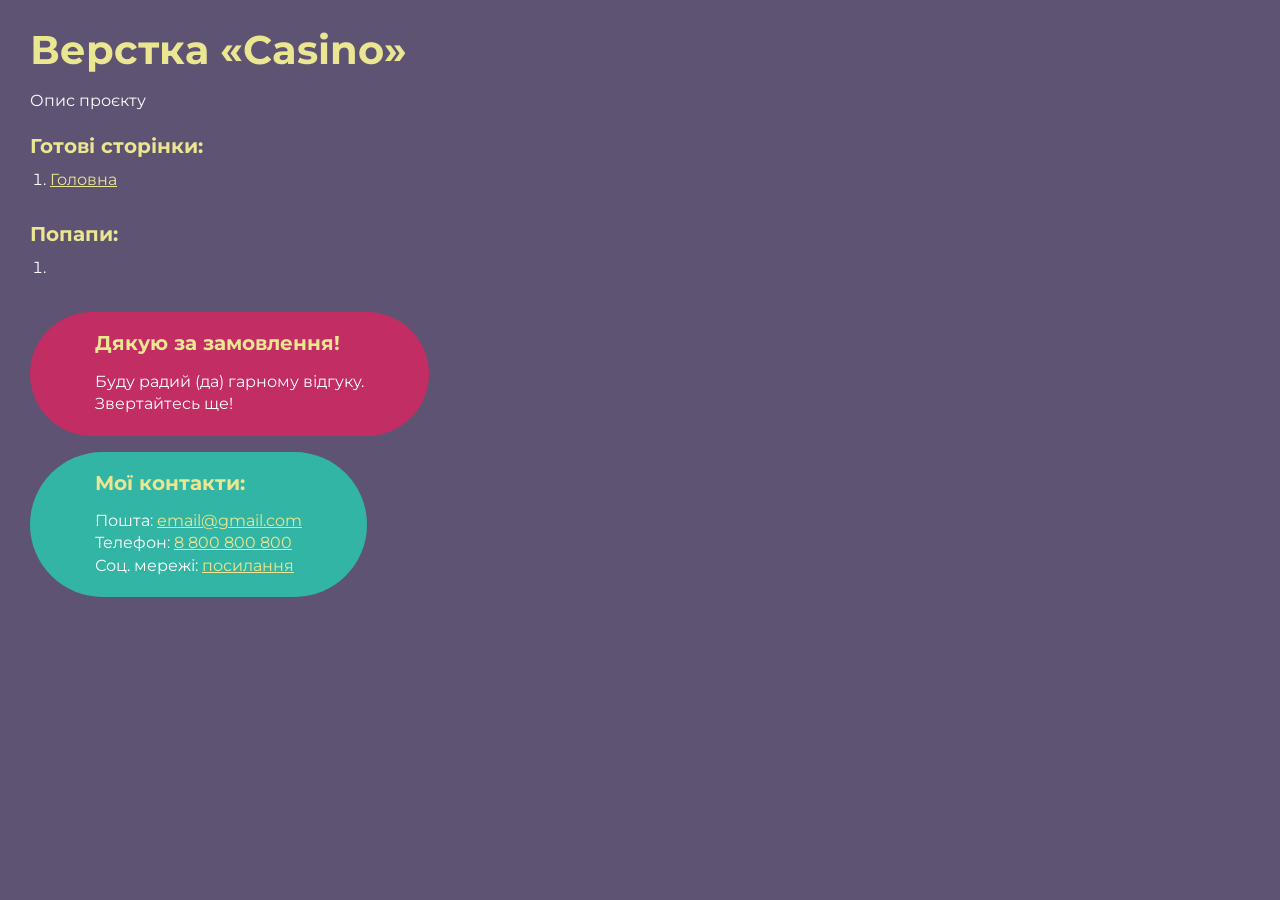
<file: index.html>
<!DOCTYPE html>
<html>

<head>
	<meta charset="UTF-8">
	<meta name="viewport" content="width=device-width, initial-scale=1.0">
	<title>Верстка «Casino»</title>
</head>

<body>
	<div class="rootpage">
		<h1>Верстка «Casino»</h1>
		<div class="rootpage__info">
			Опис проєкту
		</div>
		<h2>Готові сторінки:</h2>
		<ol class="rootpage__list">
			<li><a target="_blank" href="home.html">Головна</a></li>
		</ol>
		<h2>Попапи:</h2>
		<ol class="rootpage__list">
			<li><a target="_blank" href="home.html#"></a></li>
		</ol>
		<div class="rootpage__tnx">
			<h2>Дякую за замовлення!</h2>
			<p>Буду радий (да) гарному відгуку.</p>
			<p>Звертайтесь ще!</p>
		</div>
		<div class="rootpage__contacts">
			<h2>Мої контакти:</h2>
			<p>Пошта: <a href="mailto:email@gmail.com">email@gmail.com</a></p>
			<p>Телефон: <a href="tel:8800800800">8 800 800 800</a></p>
			<p>Соц. мережі: <a href="">посилання</a></p>
		</div>
	</div>
</body>
<style>
	@charset "UTF-8";
	@import url("https://fonts.googleapis.com/css?family=Montserrat:regular,700&display=swap");

	*,
	*::before,
	*::after {
		padding: 0px;
		margin: 0px;
		border: 0px;
		box-sizing: border-box;
	}

	html,
	body {
		height: 100%;
		margin: 0;
		padding: 0;
		min-width: 320px;
		width: 100%;
		color: #fff;
		background-color: #5e5373;
	}

	body {
		font-family: Montserrat;
		font-size: 100%;
		line-height: 1;
		font-size: 1rem;
	}

	a {
		text-decoration: underline;
		color: #ebe691
	}

	a:visited {
		text-decoration: underline;
		color: #aaa768;
	}

	a:hover {
		text-decoration: none;
	}

	ul li {
		list-style: none;
	}

	img {
		vertical-align: top;
	}

	.wrapper {
		width: 100%;
		min-height: 100%;
		overflow: hidden;
	}

	.rootpage {
		padding: 30px;
		display: flex;
		flex-direction: column;
		align-items: flex-start;
	}

	@media (max-width: 767px) {
		.rootpage {
			padding: 30px 15px;
		}
	}

	h1 {
		color: #ebe691;
		font-size: 2.5rem;
		margin: 0px 0px 1.25rem 0px;
	}

	@media (max-width: 767px) {
		h1 {
			font-size: 1.85rem;
			margin: 0px 0px 1.25rem 0px;
		}
	}

	h2 {
		color: #ebe691;
		font-size: 1.25rem;
		margin: 0px 0px 1rem 0px;
	}

	@media (max-width: 767px) {
		h2 {
			font-size: 1.125rem;
			margin: 0px 0px 1rem 0px;
		}
	}

	.rootpage__info {
		line-height: 140%;
		margin: 0px 0px 1.5rem 0px;
	}

	.rootpage__list {
		margin: 0px 0px 2.25rem 1.25rem;
	}

	.rootpage__list li:not(:last-child) {
		margin: 0px 0px 15px 0px;
	}

	.rootpage__contacts,
	.rootpage__tnx {
		border-radius: 200px;
		padding: 20px 65px;
		line-height: 140%;
	}

	@media (max-width: 767px) {

		.rootpage__contacts,
		.rootpage__tnx {
			border-radius: 40px;
			padding: 20px;
		}
	}

	.rootpage__contacts {
		background: #32b5a4;

	}

	.rootpage__contacts a {
		color: #ebe691;
	}

	.rootpage__tnx {
		background: #c22d63;
		margin: 0px 0px 1rem 0px;
	}
</style>

</html>
</file>
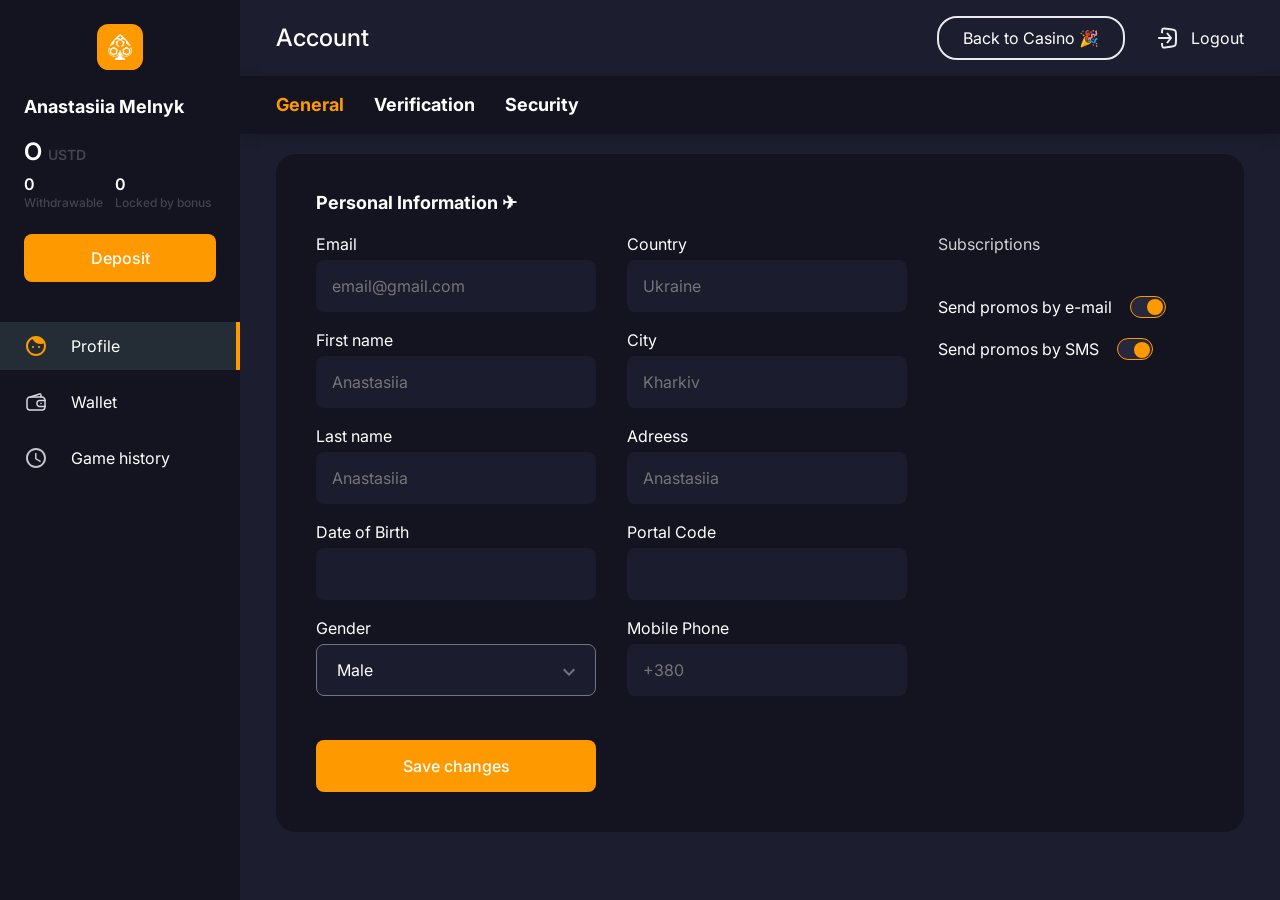
<file: account.html>
<!DOCTYPE html>
<html lang="en">

<head>
	<title>Profile</title>
	<meta charset="UTF-8">
	<meta name="format-detection" content="telephone=no">
	<!-- <style>body{opacity: 0;}</style> -->
	<link rel="stylesheet" href="css/style.min.css?_v=20230117181220">
	<link rel="shortcut icon" href="favicon.ico">
	<!-- <meta name="robots" content="noindex, nofollow"> -->
	<meta name="viewport" content="width=device-width, initial-scale=1.0">
</head>

<body>
	<div class="menu">
		<div class="menu__top">
			<div class="page__block">
				<div class="page__flex">
					<a href="/" class="page__logo"><img src="img/logo.svg" alt="Logotype" class="page__logo-img"></a>
					<img src="img/close.svg" alt="svg" onclick="menu();" class="close">
				</div>
				<p class="page__name">Anastasiia Melnyk</p>
				<p class="page__balance">O <span>USTD</span></p>
				<div class="page__balance-bonus">
					<div class="page__balance-item">
						<p class="page__balance-price">0</p>
						<p class="page__balance-val">Withdrawable</p>
					</div>
					<div class="page__balance-item">
						<p class="page__balance-price">0</p>
						<p class="page__balance-val">Locked by bonus</p>
					</div>
				</div>
				<a href="#" class="page__deposit">Deposit</a>
			</div>
			<nav>
				<ul class="page__menu">
					<li class="page__menu-item"><a href="#" class="page__menu-link page__menu-active"><img src="img/profile__1.svg" alt="Profile" class="page__menu-img"> Profile</a></li>
					<li class="page__menu-item"><a href="#" class="page__menu-link"><img src="img/profile__2.svg" alt="Profile" class="page__menu-img"> Wallet</a></li>
					<li class="page__menu-item"><a href="#" class="page__menu-link"><img src="img/profile__3.svg" alt="Profile" class="page__menu-img"> Game history</a></li>
				</ul>
			</nav>
		</div>
		<div class="menu__bottom">
			<a href="#" class="menu__btn">Back to Casino</a>
			<a href="#" class="menu__btn">Logout</a>
		</div>
	</div>
	<div class="wrapper">
		<main class="page" data-sticky>
			<div class="page__sidebar" data-sticky-item>
				<div class="page__block">
					<a href="/" class="page__logo"><img src="img/logo.svg" alt="Logotype" class="page__logo-img"></a>
					<p class="page__name">Anastasiia Melnyk</p>
					<p class="page__balance">O <span>USTD</span></p>
					<div class="page__balance-bonus">
						<div class="page__balance-item">
							<p class="page__balance-price">0</p>
							<p class="page__balance-val">Withdrawable</p>
						</div>
						<div class="page__balance-item">
							<p class="page__balance-price">0</p>
							<p class="page__balance-val">Locked by bonus</p>
						</div>
					</div>
					<a href="#" class="page__deposit">Deposit</a>
				</div>
				<nav>
					<ul class="page__menu">
						<li class="page__menu-item"><a href="#" class="page__menu-link page__menu-active"><img src="img/profile__1.svg" alt="Profile" class="page__menu-img"> Profile</a></li>
						<li class="page__menu-item"><a href="#" class="page__menu-link"><img src="img/profile__2.svg" alt="Profile" class="page__menu-img"> Wallet</a></li>
						<li class="page__menu-item"><a href="#" class="page__menu-link"><img src="img/profile__3.svg" alt="Profile" class="page__menu-img"> Game history</a></li>
					</ul>
				</nav>
			</div>
			<div class="page__content">
				<div class="page__header">
					<div class="page__header-title">
						<div class="page__header-title"><a href="/" class="page__hidelogo"><img src="img/logo.svg" alt="Logotype" class="page__logo-img"></a>Account</div>
					</div>
					<div class="page__header-block">

						<a href="#" class="page__header-btn">Back to Casino 🎉</a>
						<a href="#" class="page__header-mess"><img src="img/mess.svg" alt="Message" class="page__header-mess-img"></a>
						<a href="#" class="page__header-btn"><img src="img/logout.svg" alt="Logout" class="page__header-logout"> Logout</a>
						<img src="img/burger.svg" alt="Menu" onclick="menu();" class="page__header-burger">
					</div>
				</div>
				<nav>
					<ul class="page__nav">
						<li class="page__nav-item"><a href="#" class="page__nav-link page__nav-active">General</a></li>
						<li class="page__nav-item"><a href="#" class="page__nav-link">Verification</a></li>
						<li class="page__nav-item"><a href="#" class="page__nav-link">Security</a></li>
					</ul>
				</nav>
				<div class="page__main">
					<div class="page__main-content">
						<div class="page__main-title">Personal Information ✈</div>
						<form action="" class="page__form">
							<div class="page__form-item">
								<div class="page__form-group">
									<label for="email" class="page__label">Email</label>
									<input type="email" name="email" id="email" class="page__form-inp" placeholder="email@gmail.com">
								</div>
								<div class="page__form-group">
									<label for="first" class="page__label">First name</label>
									<input type="text" name="first" id="first" class="page__form-inp" placeholder="Anastasiia">
								</div>
								<div class="page__form-group">
									<label for="last" class="page__label">Last name</label>
									<input type="text" name="last" id="last" class="page__form-inp" placeholder="Anastasiia">
								</div>
								<div class="page__form-group">
									<label for="date" class="page__label">Date of Birth</label>
									<input type="text" data-datepicker name="date" id="date" class="page__form-inp" placeholder="">
								</div>
								<div class="page__form-group">
									<label for="gender" class="page__label">Gender</label>
									<select name="gender" id="gender" class="page__form-inp" data-class-modif="page__form-inp">
										<option value="1" selected>Male</option>
										<option value="2">Female</option>
										<option value="3">Other</option>
									</select>
								</div>
								<input type="submit" value="Save changes" class="page__form-btn" data-da=".data-da, 992, 1">
							</div>
							<div class="page__form-item">
								<div class="page__form-group">
									<label for="country" class="page__label">Country</label>
									<input type="text" name="country" id="country" class="page__form-inp" placeholder="Ukraine">
								</div>
								<div class="page__form-group">
									<label for="city" class="page__label">City</label>
									<input type="text" name="city" id="city" class="page__form-inp" placeholder="Kharkiv">
								</div>
								<div class="page__form-group">
									<label for="adreess" class="page__label">Adreess</label>
									<input type="text" name="adreess" id="adreess" class="page__form-inp" placeholder="Anastasiia">
								</div>
								<div class="page__form-group">
									<label for="portal" class="page__label">Portal Code</label>
									<input type="text" name="portal" id="portal" class="page__form-inp" placeholder="">
								</div>
								<div class="page__form-group">
									<label for="phone" class="page__label">Mobile Phone</label>
									<input type="tel" name="phone" id="phone" class="page__form-inp" placeholder="+380">
								</div>
							</div>
							<div class="page__form-item">
								<div class="page__form-sub">Subscriptions</div>
								<div class="page__form-group gr">
									<p class="page__check">Send promos by e-mail</p>
									<input type="checkbox" checked id="highload1" name="highload1">
									<label for="highload1" class="lb1"></label>
								</div>
								<div class="page__form-group gr">
									<p class="page__check">Send promos by SMS</p>
									<input type="checkbox" checked id="highload2" name="highload2">
									<label for="highload2" class="lb2"></label>
								</div>
							</div>
							<div class="data-da"></div>
						</form>
					</div>
				</div>
			</div>
		</main>
	</div>
	<!-- <div id="popup" aria-hidden="true" class="popup">
	<div class="popup__wrapper">
		<div class="popup__content">
			<button data-close type="button" class="popup__close">Закрыть</button>
			<div class="popup__text">
				Text
			</div>
		</div>
	</div>
</div> -->
	<script src="js/app.min.js?_v=20230117181220"></script>
	<script>
		function getTimeRemaining(endtime) {
			var t = Date.parse(endtime) - Date.parse(new Date());
			var seconds = Math.floor((t / 1000) % 60);
			var minutes = Math.floor((t / 1000 / 60) % 60);
			var hours = Math.floor((t / (1000 * 60 * 60)) % 24);
			var days = Math.floor(t / (1000 * 60 * 60 * 24));
			return {
				'total': t,
				'days': days,
				'hours': hours,
				'minutes': minutes,
				'seconds': seconds
			};
		}

		function initializeClock(id, endtime) {
			var clock = document.getElementById(id);
			var daysSpan = clock.querySelector('.days');
			var hoursSpan = clock.querySelector('.hours');
			var minutesSpan = clock.querySelector('.minutes');
			var secondsSpan = clock.querySelector('.seconds');

			function updateClock() {
				var t = getTimeRemaining(endtime);

				daysSpan.innerHTML = t.days;
				hoursSpan.innerHTML = ('0' + t.hours).slice(-2);
				minutesSpan.innerHTML = ('0' + t.minutes).slice(-2);
				secondsSpan.innerHTML = ('0' + t.seconds).slice(-2);

				if (t.total <= 0) {
					clearInterval(timeinterval);
				}
			}

			updateClock();
			var timeinterval = setInterval(updateClock, 1000);
		}

		var deadline = new Date(Date.parse(new Date()) + 4 * 24 * 60 * 60 * 1000); // Чисор "4" это количество дней до окончания работы таймера. Можно изменять
		// var deadline = '2015-12-31';
		initializeClock('countdown', deadline);

		function menu() {
			document.querySelector('.menu').classList.toggle('_active');
		}
	</script>
</body>

</html>
</file>
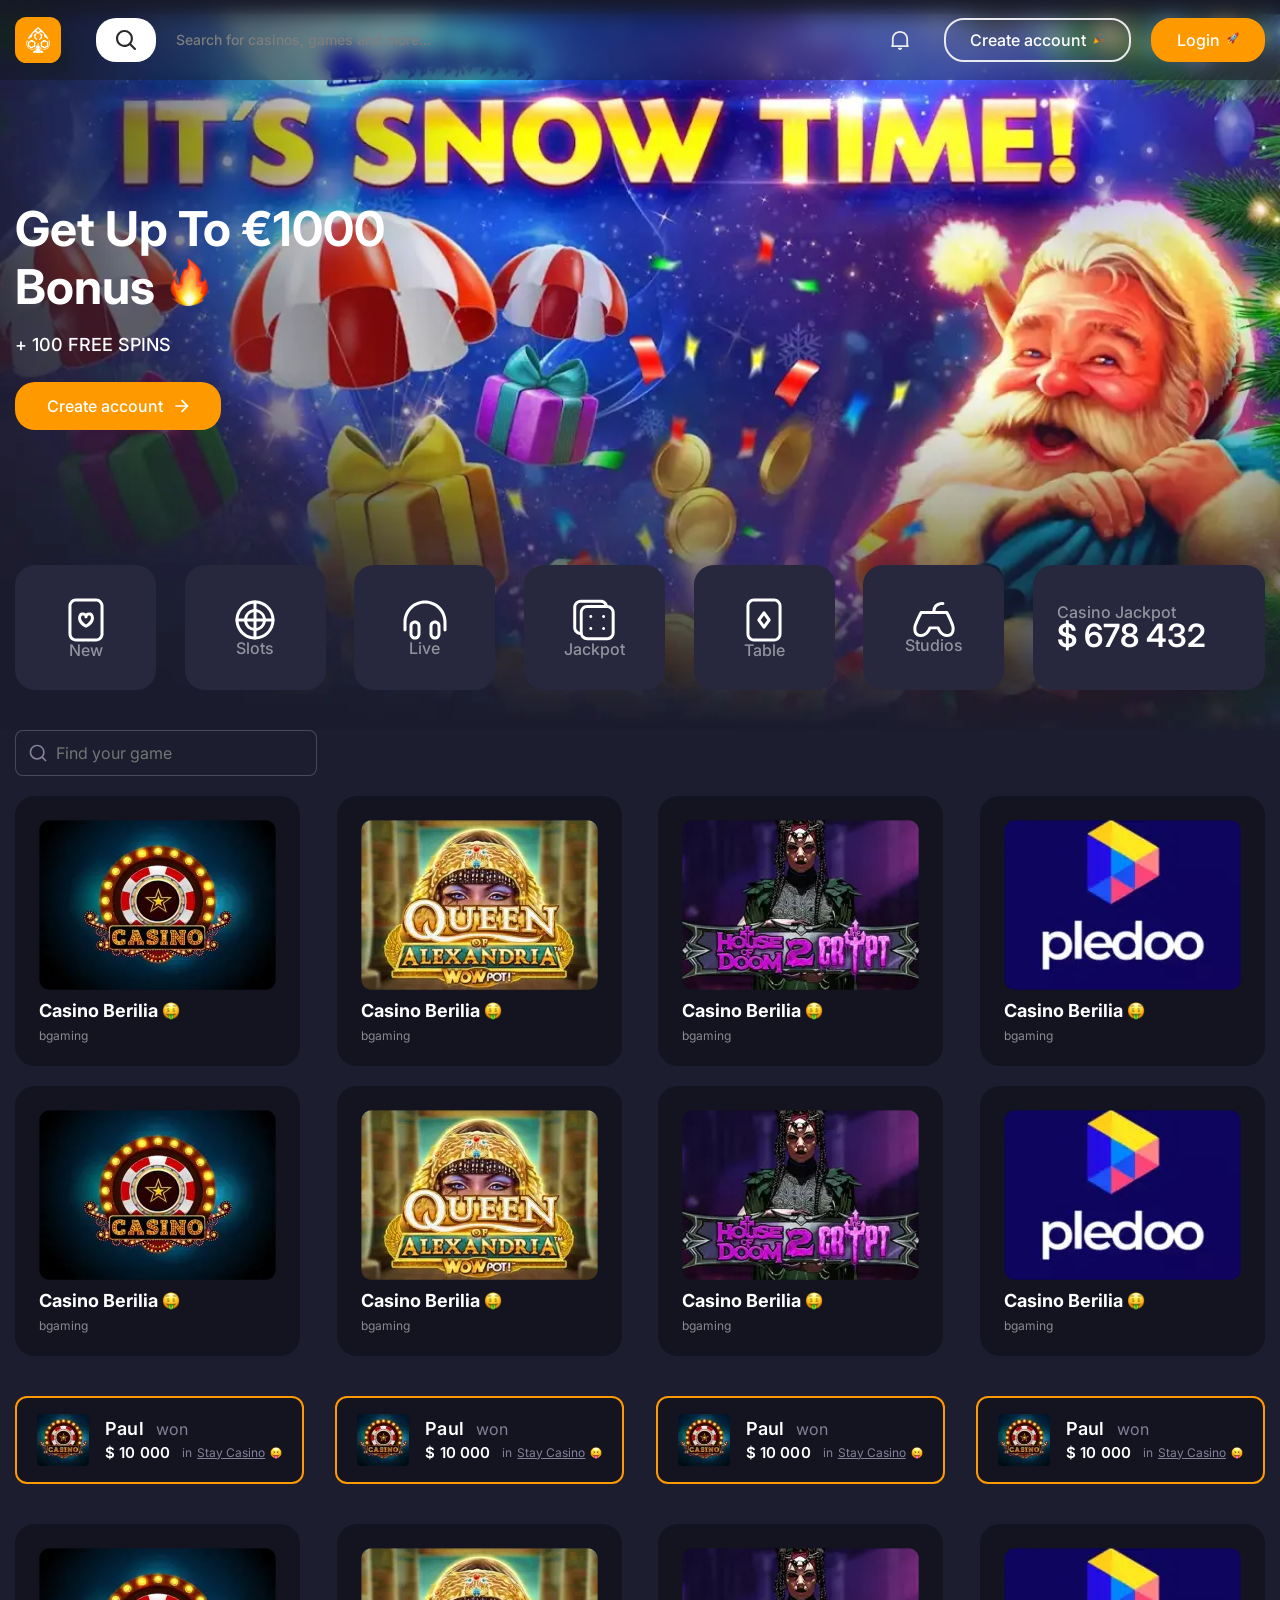
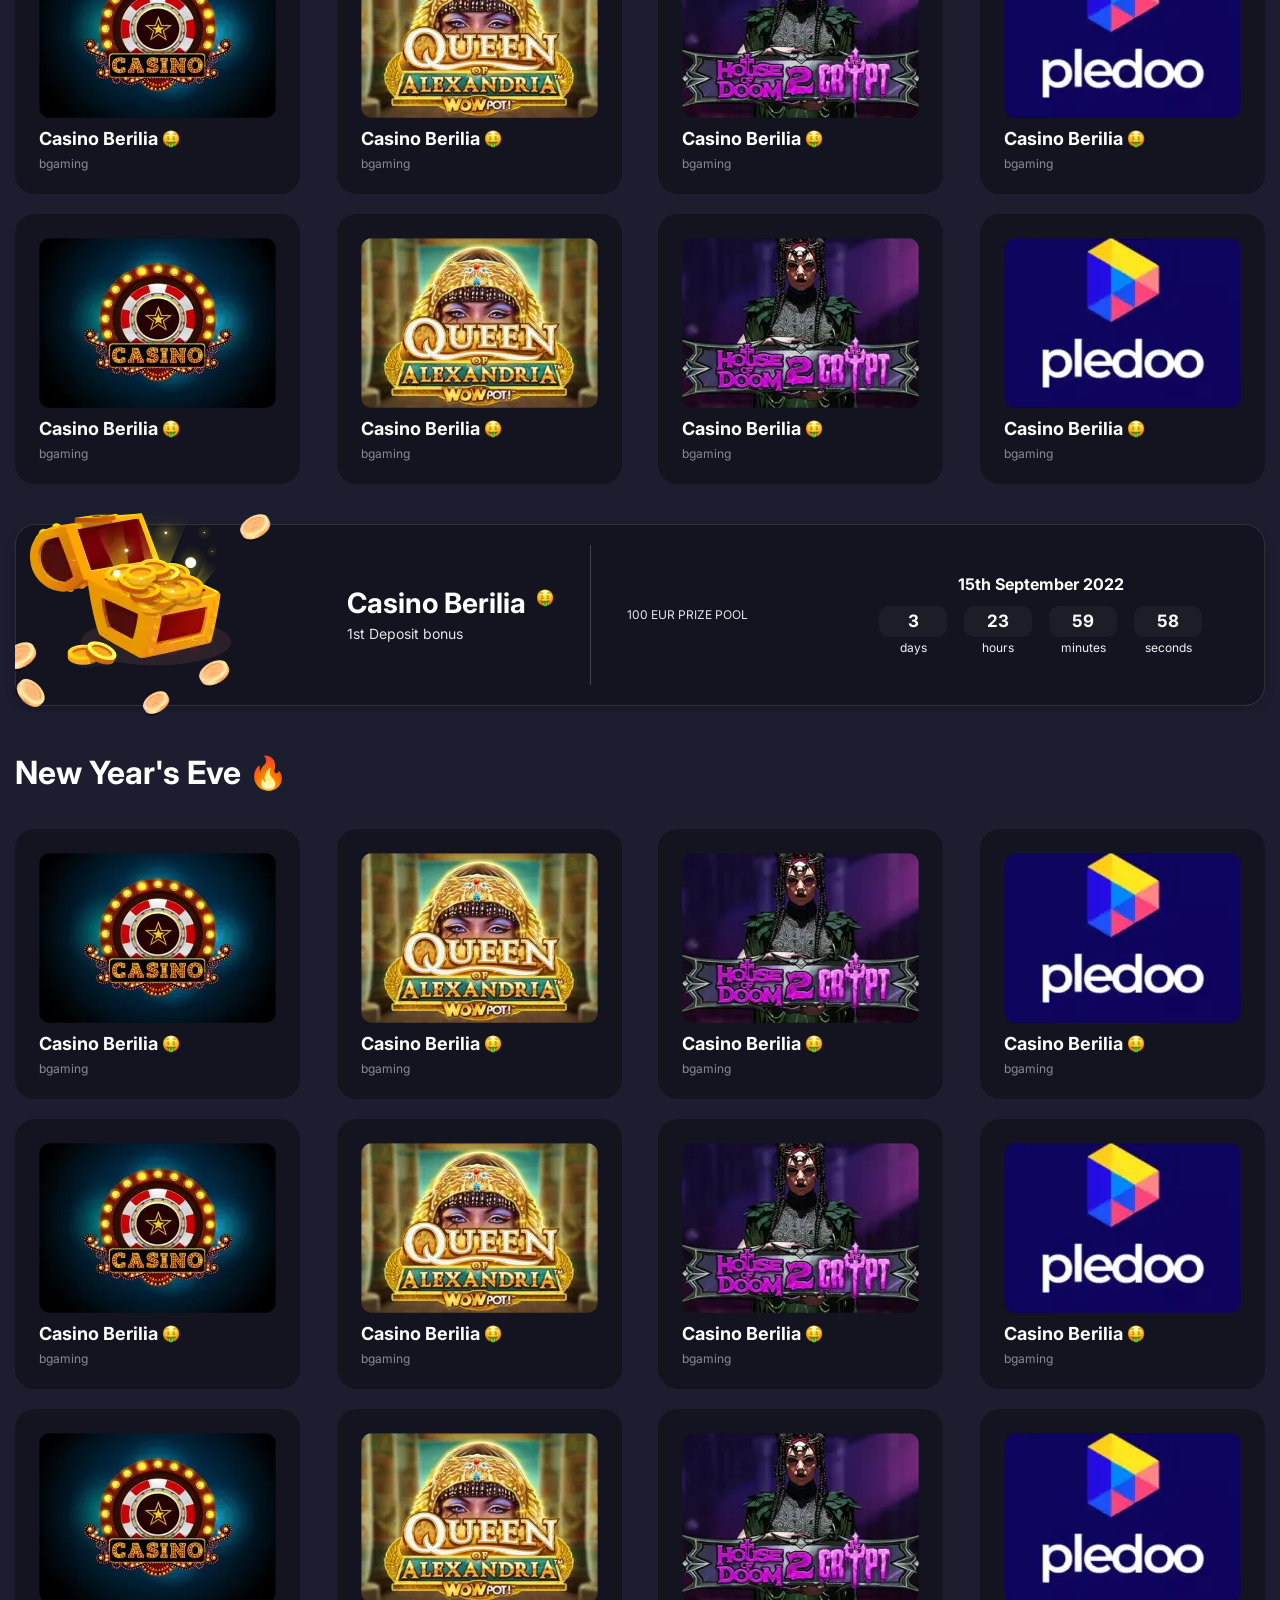
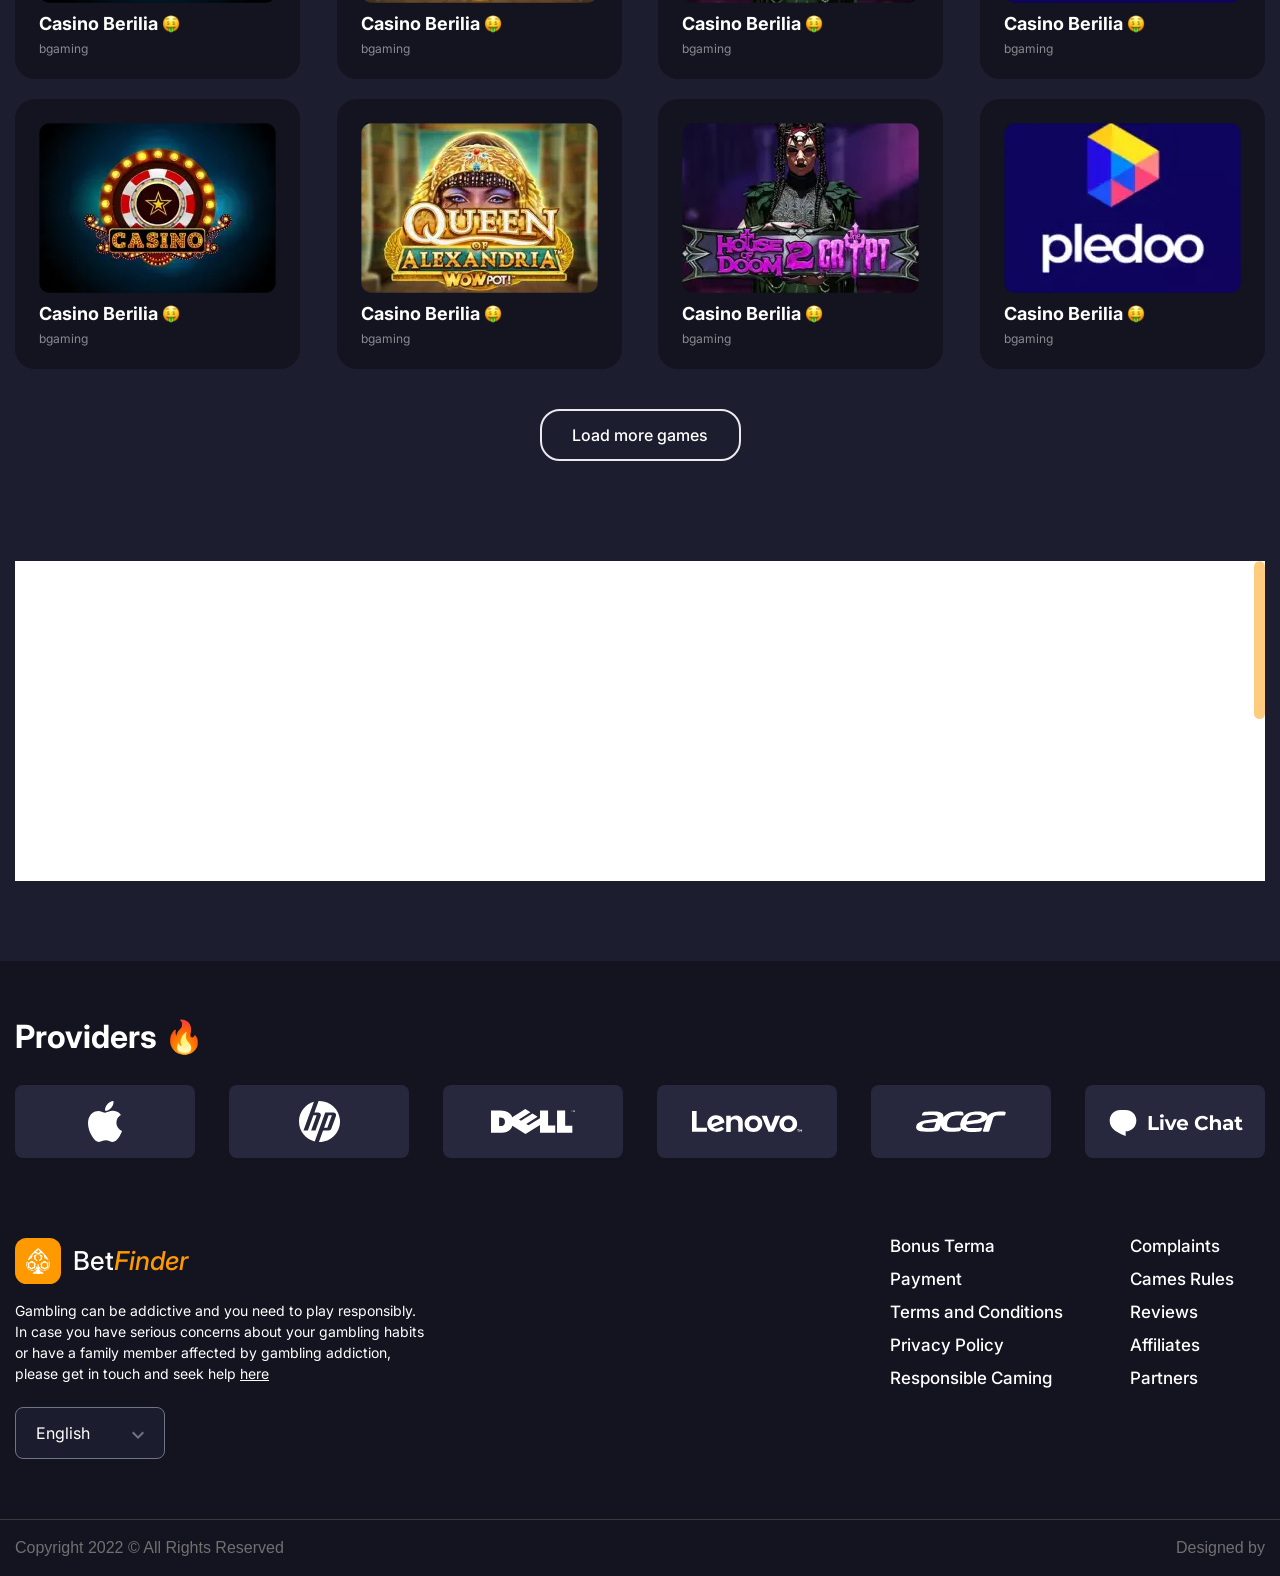
<file: home.html>
<!DOCTYPE html>
<html lang="en">

<head>
	<title>HomePage</title>
	<meta charset="UTF-8">
	<meta name="format-detection" content="telephone=no">
	<!-- <style>body{opacity: 0;}</style> -->
	<link rel="stylesheet" href="css/style.min.css?_v=20230117181220">
	<link rel="shortcut icon" href="favicon.ico">
	<!-- <meta name="robots" content="noindex, nofollow"> -->
	<meta name="viewport" content="width=device-width, initial-scale=1.0">
</head>

<body>
	<div class="wrapper">
		<header class="header">
			<div class="header__container">
				<div class="header__content">
					<div class="header__item">
						<a href="/" class="header__logo"><img src="img/logo.svg" alt="Logotype" class="header__logo-img"></a>
						<div class="header__search"><img src="img/search.svg" alt="Search" class="header__search-img"></div>
						<p class="header__item-text">Search for casinos, games and more...</p>
					</div>
					<div class="header__item">
						<img src="img/mess.svg" alt="Message" class="header__mess">
						<a href="#" class="header__btn">Create account <picture><source srcset="img/create.webp" type="image/webp"><img src="img/create.png" alt="Create" class="header__btn-img"></picture></a>
						<a href="#" class="header__btn">Login <picture><source srcset="img/login.webp" type="image/webp"><img src="img/login.png" alt="Login" class="header__btn-img"></picture></a>
					</div>
				</div>
			</div>
		</header>
		<main class="pages">
			<section class="section main">
				<div class="main__container">
					<div class="main__content">
						<p class="main__title">Get Up To €1000 Bonus <picture><source srcset="img/fire.webp" type="image/webp"><img src="img/fire.png" alt="Fire" class="main__fire"></picture></p>
						<p class="main__desc">+ 100 FREE SPINS</p>
						<a href="#" class="main__btn">Create account <img src="img/arrow.svg" alt="Arrow" class="main__btn-img"></a>
					</div>
					<div class="main__slider swiper">
						<div class="main__wrapper swiper-wrapper">
							<div class="main__slide swiper-slide"><img src="img/item__1.svg" alt="Item" class="main__slide-img">
								<p class="main__slide-text">New</p>
							</div>
							<div class="main__slide swiper-slide"><img src="img/item__2.svg" alt="Item" class="main__slide-img">
								<p class="main__slide-text">Slots</p>
							</div>
							<div class="main__slide swiper-slide"><img src="img/item__3.svg" alt="Item" class="main__slide-img">
								<p class="main__slide-text">Live</p>
							</div>
							<div class="main__slide swiper-slide"><img src="img/item__4.svg" alt="Item" class="main__slide-img">
								<p class="main__slide-text">Jackpot</p>
							</div>
							<div class="main__slide swiper-slide"><img src="img/item__5.svg" alt="Item" class="main__slide-img">
								<p class="main__slide-text">Table</p>
							</div>
							<div class="main__slide swiper-slide"><img src="img/item__6.svg" alt="Item" class="main__slide-img">
								<p class="main__slide-text">Studios</p>
							</div>
							<div class="main__slide swiper-slide ss">
								<p class="main__slide-text">Casino Jackpot</p>
								<p class="main__slide-price">$ 678 432</p>
							</div>
						</div>
					</div>
				</div>
			</section>
			<section class="searcher">
				<div class="search__container">
					<input type="text" class="search" placeholder="Find your game">
				</div>
			</section>
			<input type="hidden" name="" data-datepicker>
			<section class="section games">
				<div class="games__container">
					<div class="games__content">
						<div class="games__item">
							<picture><source srcset="img/game__1.webp" type="image/webp"><img src="img/game__1.png" alt="Game" class="games__img"></picture>
							<p class="games__title">Casino Berilia <picture><source srcset="img/name.webp" type="image/webp"><img src="img/name.png" alt="Title" class="games__title-img"></picture></p>
							<div class="games__prov">bgaming</div>
						</div>
						<div class="games__item">
							<picture><source srcset="img/game__2.webp" type="image/webp"><img src="img/game__2.png" alt="Game" class="games__img"></picture>
							<p class="games__title">Casino Berilia <picture><source srcset="img/name.webp" type="image/webp"><img src="img/name.png" alt="Title" class="games__title-img"></picture></p>
							<div class="games__prov">bgaming</div>
						</div>
						<div class="games__item">
							<picture><source srcset="img/game__3.webp" type="image/webp"><img src="img/game__3.png" alt="Game" class="games__img"></picture>
							<p class="games__title">Casino Berilia <picture><source srcset="img/name.webp" type="image/webp"><img src="img/name.png" alt="Title" class="games__title-img"></picture></p>
							<div class="games__prov">bgaming</div>
						</div>
						<div class="games__item">
							<picture><source srcset="img/game__4.webp" type="image/webp"><img src="img/game__4.png" alt="Game" class="games__img"></picture>
							<p class="games__title">Casino Berilia <picture><source srcset="img/name.webp" type="image/webp"><img src="img/name.png" alt="Title" class="games__title-img"></picture></p>
							<div class="games__prov">bgaming</div>
						</div>
						<div class="games__item">
							<picture><source srcset="img/game__1.webp" type="image/webp"><img src="img/game__1.png" alt="Game" class="games__img"></picture>
							<p class="games__title">Casino Berilia <picture><source srcset="img/name.webp" type="image/webp"><img src="img/name.png" alt="Title" class="games__title-img"></picture></p>
							<div class="games__prov">bgaming</div>
						</div>
						<div class="games__item">
							<picture><source srcset="img/game__2.webp" type="image/webp"><img src="img/game__2.png" alt="Game" class="games__img"></picture>
							<p class="games__title">Casino Berilia <picture><source srcset="img/name.webp" type="image/webp"><img src="img/name.png" alt="Title" class="games__title-img"></picture></p>
							<div class="games__prov">bgaming</div>
						</div>
						<div class="games__item">
							<picture><source srcset="img/game__3.webp" type="image/webp"><img src="img/game__3.png" alt="Game" class="games__img"></picture>
							<p class="games__title">Casino Berilia <picture><source srcset="img/name.webp" type="image/webp"><img src="img/name.png" alt="Title" class="games__title-img"></picture></p>
							<div class="games__prov">bgaming</div>
						</div>
						<div class="games__item">
							<picture><source srcset="img/game__4.webp" type="image/webp"><img src="img/game__4.png" alt="Game" class="games__img"></picture>
							<p class="games__title">Casino Berilia <picture><source srcset="img/name.webp" type="image/webp"><img src="img/name.png" alt="Title" class="games__title-img"></picture></p>
							<div class="games__prov">bgaming</div>
						</div>
					</div>
				</div>
			</section>
			<section class="section wins">
				<div class="wins__container">
					<div class="wins__content">
						<div class="wins__item a">
							<picture><source srcset="img/win.webp" type="image/webp"><img src="img/win.png" alt="Win" class="wins__img"></picture>
							<div class="wins__block">
								<div class="wins__top">
									<p class="wins__name">Paul</p>
									<p class="wins__info">won</p>
								</div>
								<div class="wins__bottom">
									<div class="wins__price">$ 10 000</div>
									<p class="wins__game">in <span>Stay Casino</span> <picture><source srcset="img/win__smile.webp" type="image/webp"><img src="img/win__smile.png" alt="Win" class="wins__smile"></picture></p>
								</div>
							</div>
						</div>
						<div class="wins__item a">
							<picture><source srcset="img/win.webp" type="image/webp"><img src="img/win.png" alt="Win" class="wins__img"></picture>
							<div class="wins__block">
								<div class="wins__top">
									<p class="wins__name">Paul</p>
									<p class="wins__info">won</p>
								</div>
								<div class="wins__bottom">
									<div class="wins__price">$ 10 000</div>
									<p class="wins__game">in <span>Stay Casino</span> <picture><source srcset="img/win__smile.webp" type="image/webp"><img src="img/win__smile.png" alt="Win" class="wins__smile"></picture></p>
								</div>
							</div>
						</div>
						<div class="wins__item">
							<picture><source srcset="img/win.webp" type="image/webp"><img src="img/win.png" alt="Win" class="wins__img"></picture>
							<div class="wins__block">
								<div class="wins__top">
									<p class="wins__name">Paul</p>
									<p class="wins__info">won</p>
								</div>
								<div class="wins__bottom">
									<div class="wins__price">$ 10 000</div>
									<p class="wins__game">in <span>Stay Casino</span> <picture><source srcset="img/win__smile.webp" type="image/webp"><img src="img/win__smile.png" alt="Win" class="wins__smile"></picture></p>
								</div>
							</div>
						</div>
						<div class="wins__item">
							<picture><source srcset="img/win.webp" type="image/webp"><img src="img/win.png" alt="Win" class="wins__img"></picture>
							<div class="wins__block">
								<div class="wins__top">
									<p class="wins__name">Paul</p>
									<p class="wins__info">won</p>
								</div>
								<div class="wins__bottom">
									<div class="wins__price">$ 10 000</div>
									<p class="wins__game">in <span>Stay Casino</span> <picture><source srcset="img/win__smile.webp" type="image/webp"><img src="img/win__smile.png" alt="Win" class="wins__smile"></picture></p>
								</div>
							</div>
						</div>
					</div>
				</div>
			</section>
			<section class="section games">
				<div class="games__container">
					<div class="games__content">
						<div class="games__item">
							<picture><source srcset="img/game__1.webp" type="image/webp"><img src="img/game__1.png" alt="Game" class="games__img"></picture>
							<p class="games__title">Casino Berilia <picture><source srcset="img/name.webp" type="image/webp"><img src="img/name.png" alt="Title" class="games__title-img"></picture></p>
							<div class="games__prov">bgaming</div>
						</div>
						<div class="games__item">
							<picture><source srcset="img/game__2.webp" type="image/webp"><img src="img/game__2.png" alt="Game" class="games__img"></picture>
							<p class="games__title">Casino Berilia <picture><source srcset="img/name.webp" type="image/webp"><img src="img/name.png" alt="Title" class="games__title-img"></picture></p>
							<div class="games__prov">bgaming</div>
						</div>
						<div class="games__item">
							<picture><source srcset="img/game__3.webp" type="image/webp"><img src="img/game__3.png" alt="Game" class="games__img"></picture>
							<p class="games__title">Casino Berilia <picture><source srcset="img/name.webp" type="image/webp"><img src="img/name.png" alt="Title" class="games__title-img"></picture></p>
							<div class="games__prov">bgaming</div>
						</div>
						<div class="games__item">
							<picture><source srcset="img/game__4.webp" type="image/webp"><img src="img/game__4.png" alt="Game" class="games__img"></picture>
							<p class="games__title">Casino Berilia <picture><source srcset="img/name.webp" type="image/webp"><img src="img/name.png" alt="Title" class="games__title-img"></picture></p>
							<div class="games__prov">bgaming</div>
						</div>
						<div class="games__item">
							<picture><source srcset="img/game__1.webp" type="image/webp"><img src="img/game__1.png" alt="Game" class="games__img"></picture>
							<p class="games__title">Casino Berilia <picture><source srcset="img/name.webp" type="image/webp"><img src="img/name.png" alt="Title" class="games__title-img"></picture></p>
							<div class="games__prov">bgaming</div>
						</div>
						<div class="games__item">
							<picture><source srcset="img/game__2.webp" type="image/webp"><img src="img/game__2.png" alt="Game" class="games__img"></picture>
							<p class="games__title">Casino Berilia <picture><source srcset="img/name.webp" type="image/webp"><img src="img/name.png" alt="Title" class="games__title-img"></picture></p>
							<div class="games__prov">bgaming</div>
						</div>
						<div class="games__item">
							<picture><source srcset="img/game__3.webp" type="image/webp"><img src="img/game__3.png" alt="Game" class="games__img"></picture>
							<p class="games__title">Casino Berilia <picture><source srcset="img/name.webp" type="image/webp"><img src="img/name.png" alt="Title" class="games__title-img"></picture></p>
							<div class="games__prov">bgaming</div>
						</div>
						<div class="games__item">
							<picture><source srcset="img/game__4.webp" type="image/webp"><img src="img/game__4.png" alt="Game" class="games__img"></picture>
							<p class="games__title">Casino Berilia <picture><source srcset="img/name.webp" type="image/webp"><img src="img/name.png" alt="Title" class="games__title-img"></picture></p>
							<div class="games__prov">bgaming</div>
						</div>
					</div>
				</div>
			</section>
			<section class="section sun">
				<div class="sun__container">
					<div class="sun__content">
						<div class="sun__item">
							<div class="sun__left">
								<p class="sun__left-title">Casino Berilia <picture><source srcset="img/name.webp" type="image/webp"><img src="img/name.png" alt="Title" class="games__title-img"></picture></p>
								<p class="sun__left-desc">1st Deposit bonus</p>
							</div>
							<img src="img/line.svg" alt="line" class="sun__line">
							<div class="sun__right">
								100 EUR PRIZE POOL
							</div>
						</div>
						<div class="sun__item">
							<p class="sun__item-date">15th September 2022</p>
							<div id="countdown" class="countdown">
								<div class="countdown-number">
									<span class="days countdown-time"></span>
									<span class="countdown-text">days</span>
									<span class="countdown-text__mob">D</span>
								</div>
								<div class="countdown-number">
									<span class="hours countdown-time"></span>
									<span class="countdown-text">hours</span>
									<span class="countdown-text__mob">H</span>
								</div>
								<div class="countdown-number">
									<span class="minutes countdown-time"></span>
									<span class="countdown-text">minutes</span>
									<span class="countdown-text__mob">M</span>
								</div>
								<div class="countdown-number">
									<span class="seconds countdown-time"></span>
									<span class="countdown-text">seconds</span>
									<span class="countdown-text__mob">S</span>
								</div>
							</div>
						</div>
					</div>
					<picture><source srcset="img/sunduk.webp" type="image/webp"><img src="img/sunduk.png" alt="Sunduk" class="sun__sun"></picture>
				</div>
			</section>
			<section class="section new">
				<div class="new__container">
					<p class="new__title">New Year's Eve 🔥</p>
					<div class="games__content">
						<div class="games__item">
							<picture><source srcset="img/game__1.webp" type="image/webp"><img src="img/game__1.png" alt="Game" class="games__img"></picture>
							<p class="games__title">Casino Berilia <picture><source srcset="img/name.webp" type="image/webp"><img src="img/name.png" alt="Title" class="games__title-img"></picture></p>
							<div class="games__prov">bgaming</div>
						</div>
						<div class="games__item">
							<picture><source srcset="img/game__2.webp" type="image/webp"><img src="img/game__2.png" alt="Game" class="games__img"></picture>
							<p class="games__title">Casino Berilia <picture><source srcset="img/name.webp" type="image/webp"><img src="img/name.png" alt="Title" class="games__title-img"></picture></p>
							<div class="games__prov">bgaming</div>
						</div>
						<div class="games__item">
							<picture><source srcset="img/game__3.webp" type="image/webp"><img src="img/game__3.png" alt="Game" class="games__img"></picture>
							<p class="games__title">Casino Berilia <picture><source srcset="img/name.webp" type="image/webp"><img src="img/name.png" alt="Title" class="games__title-img"></picture></p>
							<div class="games__prov">bgaming</div>
						</div>
						<div class="games__item">
							<picture><source srcset="img/game__4.webp" type="image/webp"><img src="img/game__4.png" alt="Game" class="games__img"></picture>
							<p class="games__title">Casino Berilia <picture><source srcset="img/name.webp" type="image/webp"><img src="img/name.png" alt="Title" class="games__title-img"></picture></p>
							<div class="games__prov">bgaming</div>
						</div>
						<div class="games__item">
							<picture><source srcset="img/game__1.webp" type="image/webp"><img src="img/game__1.png" alt="Game" class="games__img"></picture>
							<p class="games__title">Casino Berilia <picture><source srcset="img/name.webp" type="image/webp"><img src="img/name.png" alt="Title" class="games__title-img"></picture></p>
							<div class="games__prov">bgaming</div>
						</div>
						<div class="games__item">
							<picture><source srcset="img/game__2.webp" type="image/webp"><img src="img/game__2.png" alt="Game" class="games__img"></picture>
							<p class="games__title">Casino Berilia <picture><source srcset="img/name.webp" type="image/webp"><img src="img/name.png" alt="Title" class="games__title-img"></picture></p>
							<div class="games__prov">bgaming</div>
						</div>
						<div class="games__item">
							<picture><source srcset="img/game__3.webp" type="image/webp"><img src="img/game__3.png" alt="Game" class="games__img"></picture>
							<p class="games__title">Casino Berilia <picture><source srcset="img/name.webp" type="image/webp"><img src="img/name.png" alt="Title" class="games__title-img"></picture></p>
							<div class="games__prov">bgaming</div>
						</div>
						<div class="games__item">
							<picture><source srcset="img/game__4.webp" type="image/webp"><img src="img/game__4.png" alt="Game" class="games__img"></picture>
							<p class="games__title">Casino Berilia <picture><source srcset="img/name.webp" type="image/webp"><img src="img/name.png" alt="Title" class="games__title-img"></picture></p>
							<div class="games__prov">bgaming</div>
						</div>
						<div class="games__item">
							<picture><source srcset="img/game__1.webp" type="image/webp"><img src="img/game__1.png" alt="Game" class="games__img"></picture>
							<p class="games__title">Casino Berilia <picture><source srcset="img/name.webp" type="image/webp"><img src="img/name.png" alt="Title" class="games__title-img"></picture></p>
							<div class="games__prov">bgaming</div>
						</div>
						<div class="games__item">
							<picture><source srcset="img/game__2.webp" type="image/webp"><img src="img/game__2.png" alt="Game" class="games__img"></picture>
							<p class="games__title">Casino Berilia <picture><source srcset="img/name.webp" type="image/webp"><img src="img/name.png" alt="Title" class="games__title-img"></picture></p>
							<div class="games__prov">bgaming</div>
						</div>
						<div class="games__item">
							<picture><source srcset="img/game__3.webp" type="image/webp"><img src="img/game__3.png" alt="Game" class="games__img"></picture>
							<p class="games__title">Casino Berilia <picture><source srcset="img/name.webp" type="image/webp"><img src="img/name.png" alt="Title" class="games__title-img"></picture></p>
							<div class="games__prov">bgaming</div>
						</div>
						<div class="games__item">
							<picture><source srcset="img/game__4.webp" type="image/webp"><img src="img/game__4.png" alt="Game" class="games__img"></picture>
							<p class="games__title">Casino Berilia <picture><source srcset="img/name.webp" type="image/webp"><img src="img/name.png" alt="Title" class="games__title-img"></picture></p>
							<div class="games__prov">bgaming</div>
						</div>
						<div class="games__item">
							<picture><source srcset="img/game__1.webp" type="image/webp"><img src="img/game__1.png" alt="Game" class="games__img"></picture>
							<p class="games__title">Casino Berilia <picture><source srcset="img/name.webp" type="image/webp"><img src="img/name.png" alt="Title" class="games__title-img"></picture></p>
							<div class="games__prov">bgaming</div>
						</div>
						<div class="games__item">
							<picture><source srcset="img/game__2.webp" type="image/webp"><img src="img/game__2.png" alt="Game" class="games__img"></picture>
							<p class="games__title">Casino Berilia <picture><source srcset="img/name.webp" type="image/webp"><img src="img/name.png" alt="Title" class="games__title-img"></picture></p>
							<div class="games__prov">bgaming</div>
						</div>
						<div class="games__item">
							<picture><source srcset="img/game__3.webp" type="image/webp"><img src="img/game__3.png" alt="Game" class="games__img"></picture>
							<p class="games__title">Casino Berilia <picture><source srcset="img/name.webp" type="image/webp"><img src="img/name.png" alt="Title" class="games__title-img"></picture></p>
							<div class="games__prov">bgaming</div>
						</div>
						<div class="games__item">
							<picture><source srcset="img/game__4.webp" type="image/webp"><img src="img/game__4.png" alt="Game" class="games__img"></picture>
							<p class="games__title">Casino Berilia <picture><source srcset="img/name.webp" type="image/webp"><img src="img/name.png" alt="Title" class="games__title-img"></picture></p>
							<div class="games__prov">bgaming</div>
						</div>
					</div>
					<a href="#" class="new__btn">Load more games</a>
				</div>
			</section>
			<section class="info section">
				<div class="info__container">
					<div class="info__content" data-simplebar data-simplebar-auto-hide="false">
						<p class="info__title">Our Team of Casino Experts Are Here For You!</p>
						<p class="info__text">Here at CanadaCasino, we pride ourselves on providing honest casino reviews and guides, prepared for you by casino experts with years of experience in the gambling industry. We know exactly what to look for in a casino, and our aim is to make it easier for you to discover those online platforms that offer variety, rewards and peace of mind. </p>
						<p class="info__title">The Legality of Online Casinos in Canada</p>
						<p class="info__text">Here at CanadaCasino, we pride ourselves on providing honest casino reviews and guides, prepared for you by casino experts with years of experience in the gambling industry. We know exactly what to look for in a casino, and our aim is to make it easier for you to discover those online platforms that offer variety, rewards and peace of mind. </p>
						<p class="info__title">Our Team of Casino Experts Are Here For You!</p>
						<p class="info__text">Here at CanadaCasino, we pride ourselves on providing honest casino reviews and guides, prepared for you by casino experts with years of experience in the gambling industry. We know exactly what to look for in a casino, and our aim is to make it easier for you to discover those online platforms that offer variety, rewards and peace of mind. </p>
						<p class="info__title">The Legality of Online Casinos in Canada</p>
						<p class="info__text">Here at CanadaCasino, we pride ourselves on providing honest casino reviews and guides, prepared for you by casino experts with years of experience in the gambling industry. We know exactly what to look for in a casino, and our aim is to make it easier for you to discover those online platforms that offer variety, rewards and peace of mind. </p>
					</div>
					<div class="gradient"></div>
				</div>
			</section>
		</main>
		<footer class="footer">
			<div class="footer__container">
				<p class="footer__title">Providers 🔥</p>
				<div class="footer__content">
					<div class="footer__top">
						<div class="footer__top-item">
							<div class="footer__top-block"><img src="img/part__1.svg" alt="Provider" class="footer__img"></div>
							<div class="footer__top-block"><img src="img/part__2.svg" alt="Provider" class="footer__img"></div>
							<div class="footer__top-block"><img src="img/part__3.svg" alt="Provider" class="footer__img"></div>
							<div class="footer__top-block"><img src="img/part__4.svg" alt="Provider" class="footer__img"></div>
							<div class="footer__top-block"><img src="img/part__5.svg" alt="Provider" class="footer__img"></div>
							<div class="footer__top-block"><img src="img/part__6.svg" alt="Provider" class="footer__img"></div>
						</div>
					</div>
					<div class="footer__bottom">
						<div class="footer__bottom-item">
							<div class="footer__logo">
								<img src="img/logo.svg" alt="Logotype" class="footer__logo-img">
								<p class="footer__logo-title">Bet<span>Finder</span></p>
							</div>
							<p class="footer__text">Gambling can be addictive and you need to play responsibly. In case you have serious concerns about your gambling habits or have a family member affected by gambling addiction, please get in touch and seek help <a href="#" class="footer__text-link">here</a></p>
							<select name="form[]" data-class-modif="form">
								<option value="1" selected>English</option>
								<option value="2">Українська</option>
								<option value="3">Poland</option>
							</select>
						</div>
						<div class="footer__bottom-item">
							<nav>
								<ul class="footer__menu">
									<li class="footer__menu-item"><a href="#" class="footer__menu-link">Bonus Terma</a></li>
									<li class="footer__menu-item"><a href="#" class="footer__menu-link">Payment</a></li>
									<li class="footer__menu-item"><a href="#" class="footer__menu-link">Terms and Conditions</a></li>
									<li class="footer__menu-item"><a href="#" class="footer__menu-link">Privacy Policy</a></li>
									<li class="footer__menu-item"><a href="#" class="footer__menu-link">Responsible Caming</a></li>
								</ul>
							</nav>
							<nav>
								<ul class="footer__menu">
									<li class="footer__menu-item"><a href="#" class="footer__menu-link">Complaints</a></li>
									<li class="footer__menu-item"><a href="#" class="footer__menu-link">Cames Rules</a></li>
									<li class="footer__menu-item"><a href="#" class="footer__menu-link">Reviews</a></li>
									<li class="footer__menu-item"><a href="#" class="footer__menu-link">Affiliates</a></li>
									<li class="footer__menu-item"><a href="#" class="footer__menu-link">Partners</a></li>
								</ul>
							</nav>
						</div>
					</div>
				</div>
			</div>
		</footer>
		<div class="copy">
			<div class="copy__container">
				<div class="copy__content">
					<p class="copy__text">Copyright 2022 © All Rights Reserved</p>
					<p class="copy__text">Designed by</p>
				</div>
			</div>
		</div>
	</div>
	<!-- <div id="popup" aria-hidden="true" class="popup">
	<div class="popup__wrapper">
		<div class="popup__content">
			<button data-close type="button" class="popup__close">Закрыть</button>
			<div class="popup__text">
				Text
			</div>
		</div>
	</div>
</div> -->
	<script src="js/app.min.js?_v=20230117181220"></script>
	<script>
		function getTimeRemaining(endtime) {
			var t = Date.parse(endtime) - Date.parse(new Date());
			var seconds = Math.floor((t / 1000) % 60);
			var minutes = Math.floor((t / 1000 / 60) % 60);
			var hours = Math.floor((t / (1000 * 60 * 60)) % 24);
			var days = Math.floor(t / (1000 * 60 * 60 * 24));
			return {
				'total': t,
				'days': days,
				'hours': hours,
				'minutes': minutes,
				'seconds': seconds
			};
		}

		function initializeClock(id, endtime) {
			var clock = document.getElementById(id);
			var daysSpan = clock.querySelector('.days');
			var hoursSpan = clock.querySelector('.hours');
			var minutesSpan = clock.querySelector('.minutes');
			var secondsSpan = clock.querySelector('.seconds');

			function updateClock() {
				var t = getTimeRemaining(endtime);

				daysSpan.innerHTML = t.days;
				hoursSpan.innerHTML = ('0' + t.hours).slice(-2);
				minutesSpan.innerHTML = ('0' + t.minutes).slice(-2);
				secondsSpan.innerHTML = ('0' + t.seconds).slice(-2);

				if (t.total <= 0) {
					clearInterval(timeinterval);
				}
			}

			updateClock();
			var timeinterval = setInterval(updateClock, 1000);
		}

		var deadline = new Date(Date.parse(new Date()) + 4 * 24 * 60 * 60 * 1000); // Чисор "4" это количество дней до окончания работы таймера. Можно изменять
		// var deadline = '2015-12-31';
		initializeClock('countdown', deadline);

		function menu() {
			document.querySelector('.menu').classList.toggle('_active');
		}
	</script>
</body>

</html>
</file>
<file: css/style.min.css>
@charset "UTF-8";@import url(https://fonts.googleapis.com/css?family=Inter:100,200,300,regular,500,600,700,800,900&display=swap);*{padding:0;margin:0;border:0}*,:after,:before{-webkit-box-sizing:border-box;box-sizing:border-box}body,html{height:100%;min-width:375px}body{color:#fff;line-height:1;font-family:Inter,sans-serif;font-size:1rem;-ms-text-size-adjust:100%;-moz-text-size-adjust:100%;-webkit-text-size-adjust:100%;-webkit-font-smoothing:antialiased;-moz-osx-font-smoothing:grayscale}button,input,textarea{font-family:Inter,sans-serif;font-size:inherit}button{cursor:pointer;color:inherit;background-color:inherit}a{color:inherit}a:visited{text-decoration:none}a:hover{text-decoration:none}ul li{list-style:none}img{vertical-align:top}h1,h2,h3,h4,h5,h6{font-weight:inherit;font-size:inherit}body{background-color:#1c1d2e}.lock body{overflow:hidden;-ms-touch-action:none;touch-action:none;-ms-scroll-chaining:none;overscroll-behavior:none}.wrapper{min-height:100%;display:-webkit-box;display:-ms-flexbox;display:flex;-webkit-box-orient:vertical;-webkit-box-direction:normal;-ms-flex-direction:column;flex-direction:column;overflow:hidden}.wrapper>main{-webkit-box-flex:1;-ms-flex:1 1 auto;flex:1 1 auto}.wrapper>*{min-width:0}[class*=__container]{max-width:80.625rem;margin:0 auto;padding:0 .9375rem}.checkbox{position:relative}.checkbox:not(:last-child){margin-bottom:.3125em}.checkbox__input{position:absolute;width:0;height:0;opacity:0}.checkbox__input:focus+.checkbox__label:before{-webkit-box-shadow:0 0 5px #000;box-shadow:0 0 5px #000}.checkbox__input:checked+.checkbox__label:before{background:#000}.checkbox__label{cursor:pointer;display:-webkit-inline-box;display:-ms-inline-flexbox;display:inline-flex;-webkit-box-align:center;-ms-flex-align:center;align-items:center;position:relative;gap:10px}.checkbox__label:before{content:"";-ms-flex-item-align:start;align-self:flex-start;-webkit-box-flex:0;-ms-flex:0 0 20px;flex:0 0 20px;width:20px;height:20px;border:1px solid #a7a9ac}.select{max-width:150px;width:100%;position:relative}.select__body{position:relative}.select__title{color:#707487;text-align:left;border:1px solid #707487;border-radius:8px;background-color:rgba(81,61,61,0);cursor:pointer;width:100%;border-radius:4px}.select__value{display:-webkit-box;display:-ms-flexbox;display:flex;-webkit-box-align:center;-ms-flex-align:center;align-items:center;height:3.125rem;padding:.75rem 1.25rem;gap:.625rem}.select__value>*{-webkit-box-flex:1;-ms-flex:1 1 auto;flex:1 1 auto}.select__value:after{content:url(../img/sel.svg);-ms-flex-item-align:stretch;-ms-grid-row-align:stretch;align-self:stretch;-webkit-box-flex:0;-ms-flex:0 0 10px;flex:0 0 10px;-webkit-transition:all .3s ease 0s;-o-transition:all .3s ease 0s;transition:all .3s ease 0s;display:-webkit-box;display:-ms-flexbox;display:flex;-webkit-box-pack:center;-ms-flex-pack:center;justify-content:center;-webkit-box-align:center;-ms-flex-align:center;align-items:center}._select-open .select__value:after{-webkit-transform:rotate(-180deg);-ms-transform:rotate(-180deg);transform:rotate(-180deg)}.select__value._select-pseudo-label::before{content:attr(data-pseudo-label);opacity:.5}.select__text{-webkit-box-flex:1;-ms-flex:1 1 auto;flex:1 1 auto}.select__input{width:100%;background-color:transparent;height:100%}.select__options{color:#000;position:absolute;top:53px;border-radius:0 0 4px 4px;min-width:100%;left:0;background-color:#fff;border-top:0;border:1px solid #d9d9d9;border-top:0;padding:10px 0 5px 0}.select__scroll{overflow-y:auto;overflow-x:hidden;max-height:200px}.select__option{width:100%;text-align:left;cursor:pointer;padding:5px 15px;color:inherit}.select__option._select-selected{background-color:#eee}.select__row{display:-webkit-inline-box;display:-ms-inline-flexbox;display:inline-flex;-webkit-box-align:center;-ms-flex-align:center;align-items:center}.select._select-open{z-index:5}._select-tag{cursor:pointer}.qs-datepicker-container{margin:5px;font-size:1rem;font-family:sans-serif;color:#000;position:absolute;width:15.625em;display:-webkit-box;display:-ms-flexbox;display:flex;-webkit-box-orient:vertical;-webkit-box-direction:normal;-ms-flex-direction:column;flex-direction:column;z-index:9001;-webkit-user-select:none;-moz-user-select:none;-ms-user-select:none;user-select:none;overflow:hidden;background:#000;-webkit-box-shadow:0 1.25em 1.25em -.9375em rgba(0,0,0,.3);box-shadow:0 1.25em 1.25em -.9375em rgba(0,0,0,.3);border-right:1px solid #fff;border-left:1px solid #f1ad70;padding:5px}.qs-datepicker-container:after,.qs-datepicker-container:before{content:"";width:100%;height:2px;left:0;z-index:2;position:absolute;background-image:-webkit-gradient(linear,left top,right top,from(#f1ad70),to(#fffdf2));background-image:-o-linear-gradient(left,#f1ad70 0,#fffdf2 100%);background-image:linear-gradient(to right,#f1ad70 0,#fffdf2 100%)}.qs-datepicker-container:before{top:0}.qs-datepicker-container:after{bottom:0}.qs-datepicker-container *{-webkit-box-sizing:border-box;box-sizing:border-box}.qs-datepicker-container.qs-centered{position:fixed;top:50%;left:50%;-webkit-transform:translate(-50%,-50%);-ms-transform:translate(-50%,-50%);transform:translate(-50%,-50%)}.qs-datepicker-container.qs-hidden{display:none}.qs-datepicker .qs-overlay{position:absolute;top:0;left:0;background:rgba(0,0,0,.75);color:#fff;width:100%;height:100%;padding:.5em;z-index:1;opacity:1;-webkit-transition:opacity .3s;-o-transition:opacity .3s;transition:opacity .3s;display:-webkit-box;display:-ms-flexbox;display:flex;-webkit-box-orient:vertical;-webkit-box-direction:normal;-ms-flex-direction:column;flex-direction:column}.qs-datepicker .qs-overlay.qs-hidden{opacity:0;z-index:-1}.qs-datepicker .qs-overlay .qs-overlay-year{background:rgba(0,0,0,0);border:none;border-bottom:1px solid #fff;border-radius:0;color:#fff;font-size:.875em;padding:.25em 0;width:80%;text-align:center;margin:0 auto;display:block}.qs-datepicker .qs-overlay .qs-overlay-year::-webkit-inner-spin-button{-webkit-appearance:none}.qs-datepicker .qs-overlay .qs-close{padding:.5em;cursor:pointer;position:absolute;top:0;right:0}.qs-datepicker .qs-overlay .qs-submit{border:1px solid #fff;border-radius:.26392em;padding:.5em;margin:0 auto auto;cursor:pointer;background:hsla(0deg,0%,50.2%,.4)}.qs-datepicker .qs-overlay .qs-submit.qs-disabled{color:grey;border-color:grey;cursor:not-allowed}.qs-datepicker .qs-overlay .qs-overlay-month-container{display:-webkit-box;display:-ms-flexbox;display:flex;-ms-flex-wrap:wrap;flex-wrap:wrap;-webkit-box-flex:1;-ms-flex-positive:1;flex-grow:1}.qs-datepicker .qs-overlay .qs-overlay-month{display:-webkit-box;display:-ms-flexbox;display:flex;-webkit-box-pack:center;-ms-flex-pack:center;justify-content:center;-webkit-box-align:center;-ms-flex-align:center;align-items:center;width:33.33333%;cursor:pointer;opacity:.5;-webkit-transition:opacity .15s;-o-transition:opacity .15s;transition:opacity .15s}.qs-datepicker .qs-overlay .qs-overlay-month.active,.qs-datepicker .qs-overlay .qs-overlay-month:hover{opacity:1}.qs-datepicker .qs-controls{width:100%;display:-webkit-box;display:-ms-flexbox;display:flex;-webkit-box-pack:justify;-ms-flex-pack:justify;justify-content:space-between;-webkit-box-align:center;-ms-flex-align:center;align-items:center;-webkit-box-flex:1;-ms-flex-positive:1;flex-grow:1;-ms-flex-negative:0;flex-shrink:0;background:#000;color:#fff;-webkit-filter:blur(0);filter:blur(0);-webkit-transition:-webkit-filter .3s;transition:-webkit-filter .3s;-o-transition:filter .3s;transition:filter .3s;transition:filter .3s,-webkit-filter .3s}.qs-datepicker .qs-controls.qs-blur{-webkit-filter:blur(5px);filter:blur(5px)}.qs-datepicker .qs-arrow{height:1.5625em;width:1.5625em;position:relative;cursor:pointer;border-radius:.26392em;-webkit-transition:background .15s;-o-transition:background .15s;transition:background .15s}.qs-datepicker .qs-arrow:hover{background:rgba(0,0,0,.1)}.qs-datepicker .qs-arrow:hover.qs-left:after{border-right-color:#000}.qs-datepicker .qs-arrow:hover.qs-right:after{border-left-color:#000}.qs-datepicker .qs-arrow:after{content:"";border:.39062em solid transparent;position:absolute;top:50%;-webkit-transition:border .2s;-o-transition:border .2s;transition:border .2s}.qs-datepicker .qs-arrow.qs-left:after{border-right-color:grey;right:50%;-webkit-transform:translate(25%,-50%);-ms-transform:translate(25%,-50%);transform:translate(25%,-50%)}.qs-datepicker .qs-arrow.qs-right:after{border-left-color:grey;left:50%;-webkit-transform:translate(-25%,-50%);-ms-transform:translate(-25%,-50%);transform:translate(-25%,-50%)}.qs-datepicker .qs-month-year{font-weight:700;-webkit-transition:border .2s;-o-transition:border .2s;transition:border .2s;border-bottom:1px solid transparent;cursor:pointer}.qs-datepicker .qs-month-year:hover{border-bottom:1px solid grey}.qs-datepicker .qs-month-year:active:focus,.qs-datepicker .qs-month-year:focus{outline:0}.qs-datepicker .qs-month{padding-right:.5ex}.qs-datepicker .qs-year{padding-left:.5ex}.qs-datepicker .qs-squares{display:-webkit-box;display:-ms-flexbox;display:flex;color:#fff;-ms-flex-wrap:wrap;flex-wrap:wrap;padding:.3125em;-webkit-filter:blur(0);filter:blur(0);-webkit-transition:-webkit-filter .3s;transition:-webkit-filter .3s;-o-transition:filter .3s;transition:filter .3s;transition:filter .3s,-webkit-filter .3s}.qs-datepicker .qs-squares.qs-blur{-webkit-filter:blur(5px);filter:blur(5px)}.qs-datepicker .qs-square{width:14.28571%;height:1.5625em;display:-webkit-box;display:-ms-flexbox;display:flex;-webkit-box-align:center;-ms-flex-align:center;align-items:center;-webkit-box-pack:center;-ms-flex-pack:center;justify-content:center;cursor:pointer;-webkit-transition:background .1s;-o-transition:background .1s;transition:background .1s;border-radius:.26392em}.qs-datepicker .qs-square.qs-current{font-weight:700}.qs-datepicker .qs-square.qs-current span{text-decoration:underline}.qs-datepicker .qs-square.qs-active{background:#fff;color:#000}.qs-datepicker .qs-square.qs-range-date-start:not(.qs-range-date-6){border-top-right-radius:0;border-bottom-right-radius:0}.qs-datepicker .qs-square.qs-range-date-middle{background:#d4ebf2}.qs-datepicker .qs-square.qs-range-date-middle:not(.qs-range-date-0):not(.qs-range-date-6){border-radius:0}.qs-datepicker .qs-square.qs-range-date-middle.qs-range-date-0{border-top-right-radius:0;border-bottom-right-radius:0}.qs-datepicker .qs-square.qs-range-date-end:not(.qs-range-date-0),.qs-datepicker .qs-square.qs-range-date-middle.qs-range-date-6{border-top-left-radius:0;border-bottom-left-radius:0}.qs-datepicker .qs-square.qs-disabled span{opacity:.2}.qs-datepicker .qs-square.qs-empty{cursor:default}.qs-datepicker .qs-square.qs-disabled{cursor:not-allowed}.qs-datepicker .qs-square.qs-day{cursor:default;font-weight:700;color:grey}.qs-datepicker .qs-square:not(.qs-empty):not(.qs-disabled):not(.qs-day):not(.qs-active):hover{background:orange}.qs-datepicker .qs-event{position:relative}.qs-datepicker .qs-event:after{content:"";position:absolute;width:.46875em;height:.46875em;border-radius:50%;background:#07f;bottom:0;right:0}.qs-datepicker .qs-event.qs-disabled:after,.qs-datepicker .qs-event.qs-empty:after{background:#cce4ff}#map{background:url(../img/icons/loading.gif) center/50px no-repeat}[data-showmore-button] span:last-child{display:none}._showmore-active [data-showmore-button] span{display:none}._showmore-active [data-showmore-button] span:last-child{display:block}[class*=-ibg]{position:relative}[class*=-ibg] img{position:absolute;width:100%;height:100%;top:0;left:0;-o-object-fit:cover;object-fit:cover}[class*=-ibg_contain] img{-o-object-fit:contain;object-fit:contain}.section{padding:20px 0}.simplebar-scrollbar::before{background-color:#f90!important;width:11px!important;left:0!important;top:0!important}.simplebar-track{z-index:1;position:absolute;right:0;background-color:#fff!important;bottom:0;pointer-events:none;border-radius:7px;overflow:hidden}#highload1{display:none}#highload1+.lb1,#highload1+.lb1::after,#highload1+.lb1::before{-webkit-transition:all .3s;-o-transition:all .3s;transition:all .3s}#highload1+.lb1{display:inline-block;position:relative;width:36px;height:22px;border-radius:30px;cursor:pointer}#highload1+.lb1::before{display:block;content:attr(data-offlabel);position:absolute;top:18px;right:10px;color:#000;font-family:"Open Sans",sans-serif;font-size:19px}#highload1+.lb1::after{border-radius:50%;content:"";position:absolute;top:2.3px;left:3px;width:16px;height:16px;background-color:#f90}#highload1:checked+.lb1::before{content:attr(data-onlabel);left:16px;right:auto;color:#fff}#highload1:checked+.lb1::after{left:16px;background-color:#f90}#highload1+.lb1{background-color:#27273d;border:1px solid #f90}#highload1:checked+.lb1{background-color:#27273d;border:1px solid #f90}#highload1:checked+.lb1::before{color:#fff}#highload2{display:none}#highload2+.lb2,#highload2+.lb2::after,#highload2+.lb2::before{-webkit-transition:all .3s;-o-transition:all .3s;transition:all .3s}#highload2+.lb2{display:inline-block;position:relative;width:36px;height:22px;border-radius:30px;cursor:pointer}#highload2+.lb2::before{display:block;content:attr(data-offlabel);position:absolute;top:18px;right:10px;color:#000;font-family:"Open Sans",sans-serif;font-size:19px}#highload2+.lb2::after{border-radius:50%;content:"";position:absolute;top:3px;left:2px;width:16px;height:16px;background-color:#f90}#highload2:checked+.lb2::before{content:attr(data-onlabel);left:16px;right:auto;color:#fff}#highload2:checked+.lb2::after{left:16px;background-color:#f90}#highload2+.lb2{background-color:#27273d;border:1px solid #f90}#highload2:checked+.lb2{background-color:#27273d;border:1px solid #f90}#highload2:checked+.lb2::before{color:#fff}.header{background:rgba(19,20,32,.4);-webkit-backdrop-filter:blur(10px);backdrop-filter:blur(10px);padding:17px 0;position:fixed;width:100%;z-index:2}.header__container{max-width:1390px;padding:0 15px}.header__content{display:-webkit-box;display:-ms-flexbox;display:flex;-webkit-box-align:center;-ms-flex-align:center;align-items:center;-webkit-box-pack:justify;-ms-flex-pack:justify;justify-content:space-between}.header__btn-img{max-width:12px}.header__item{display:-webkit-box;display:-ms-flexbox;display:flex;-webkit-box-align:center;-ms-flex-align:center;align-items:center}.header__item-text{font-size:14px;font-weight:500;color:#7e7e7e}.header__search{padding:12px 20px;background-color:#fff;border-radius:20px;cursor:pointer;margin-left:35px;margin-right:20px}.header__btn{font-weight:500;text-decoration:none;display:-webkit-box;display:-ms-flexbox;display:flex;-webkit-box-align:center;-ms-flex-align:center;align-items:center;gap:7px}.header__btn:nth-child(1n){border-radius:20px;padding:12px 24px;border:2px solid #eae9ed;margin-left:32px;margin-right:20px;-webkit-transition:background-color .4s,border .4s;-o-transition:background-color .4s,border .4s;transition:background-color .4s,border .4s}.header__btn:nth-child(1n):hover{border:2px solid #f90;background-color:#f90}.header__btn:last-child{border-radius:20px;margin:0;padding:12px 24px;border:2px solid #f90;background-color:#f90;-webkit-transition:background-color .4s;-o-transition:background-color .4s;transition:background-color .4s}.header__btn:last-child:hover{background-color:rgba(255,153,0,.4235294118)}.header__mess{cursor:pointer}.footer{padding:60px 0;background-color:#131420;margin-top:60px}.footer__title{font-size:32px;font-weight:700;color:#fff;margin-bottom:32px}.footer__top{margin-bottom:80px}.footer__top-item{display:-webkit-box;display:-ms-flexbox;display:flex;-webkit-box-align:center;-ms-flex-align:center;align-items:center;-webkit-box-pack:justify;-ms-flex-pack:justify;justify-content:space-between;-ms-flex-wrap:wrap;flex-wrap:wrap}.footer__top-block{padding:16px;background-color:#27273d;border-radius:8px;width:180px;text-align:center;height:73px;display:-ms-inline-grid;display:inline-grid;-webkit-box-pack:center;-ms-flex-pack:center;justify-content:center;-webkit-box-align:center;-ms-flex-align:center;align-items:center;cursor:pointer;-webkit-transition:background-color .4s;-o-transition:background-color .4s;transition:background-color .4s}.footer__top-block:hover{background-color:#f90}.footer__bottom{display:-webkit-box;display:-ms-flexbox;display:flex;-webkit-box-pack:justify;-ms-flex-pack:justify;justify-content:space-between;-ms-flex-wrap:wrap;flex-wrap:wrap}.footer__bottom-item{-webkit-box-flex:0;-ms-flex:0 1 30%;flex:0 1 30%}.footer__bottom-item:first-child{-webkit-box-flex:0;-ms-flex:0 1 33%;flex:0 1 33%}.footer__bottom-item:last-child{display:-webkit-box;display:-ms-flexbox;display:flex}.footer__logo{display:-webkit-box;display:-ms-flexbox;display:flex;-webkit-box-align:center;-ms-flex-align:center;align-items:center;gap:12px;font-size:26px;font-weight:500}.footer__logo span{color:#f90;font-style:italic}.footer__text{margin-top:16px;margin-bottom:23px;font-size:14px;line-height:150%}.footer__menu{display:-webkit-box;display:-ms-flexbox;display:flex;-webkit-box-orient:vertical;-webkit-box-direction:normal;-ms-flex-direction:column;flex-direction:column;gap:16px}.footer__menu-link{font-size:17px;font-weight:500;text-decoration:none}.copy{border-top:1px solid #3a3a3c;background-color:#131420;padding:20px 0}.copy__content{display:-webkit-box;display:-ms-flexbox;display:flex;-webkit-box-align:center;-ms-flex-align:center;align-items:center;-webkit-box-pack:justify;-ms-flex-pack:justify;justify-content:space-between}.copy__text{font-family:"Open Sans",sans-serif;color:#707070}.no-webp .main{background-image:url(../img/main.png)}.main{background-size:cover;background-position:right center;padding-bottom:40px}.main__content{padding-top:180px;margin-bottom:120px}.main__wrapper{display:-webkit-box;display:-ms-flexbox;display:flex}.main__title{font-size:48px;font-weight:700;color:#fff;line-height:58.09px;max-width:380px}.main__desc{font-size:18px;font-weight:500;color:#fff;text-transform:uppercase;margin-top:20px;margin-bottom:28px}.main__btn{padding:16px 32px;display:-webkit-inline-box;display:-ms-inline-flexbox;display:inline-flex;-webkit-box-align:center;-ms-flex-align:center;align-items:center;gap:12px;text-decoration:none;color:#fff;font-weight:500;background:#f90;border-radius:20px}.main__btn-img{-webkit-transition:-webkit-transform .4s;transition:-webkit-transform .4s;-o-transition:transform .4s;transition:transform .4s;transition:transform .4s,-webkit-transform .4s}.main__btn:hover .main__btn-img{-webkit-transform:translateX(5px);-ms-transform:translateX(5px);transform:translateX(5px);-webkit-transition:-webkit-transform .4s;transition:-webkit-transform .4s;-o-transition:transform .4s;transition:transform .4s;transition:transform .4s,-webkit-transform .4s}.main__fire{max-width:48px}.main__slide{background:#27273d;border-radius:20px;text-align:center;padding:24px;cursor:pointer;display:-webkit-box;display:-ms-flexbox;display:flex;-webkit-box-orient:vertical;-webkit-box-direction:normal;-ms-flex-direction:column;flex-direction:column;-webkit-box-pack:center;-ms-flex-pack:center;justify-content:center;height:125px;width:141px!important;-webkit-transition:-webkit-transform .4s;transition:-webkit-transform .4s;-o-transition:transform .4s;transition:transform .4s;transition:transform .4s,-webkit-transform .4s}.main__slide:hover{-webkit-transform:translateY(-10px);-ms-transform:translateY(-10px);transform:translateY(-10px)}.main__slide-price{font-size:32px;font-weight:600;color:#fff}.main__slide-text{font-weight:500;color:hsla(0deg,0%,100%,.5)}.main__slide-img{max-width:48px;margin:0 auto}.ss{max-width:232px!important;width:100%!important;text-align:left}.search{background:rgba(0,0,0,0);border:1px solid rgba(255,255,255,.2);border-radius:8px;padding:12px 12px 12px 40px;color:#fff;background-image:url(../img/search__silver.svg);background-repeat:no-repeat;background-position:12px center}.games__content{display:-webkit-box;display:-ms-flexbox;display:flex;-ms-flex-wrap:wrap;flex-wrap:wrap;-webkit-box-pack:justify;-ms-flex-pack:justify;justify-content:space-between;gap:20px}.games__item{background-color:#131420;padding:24px;border-radius:20px;cursor:pointer;-webkit-transition:-webkit-box-shadow .4s;transition:-webkit-box-shadow .4s;-o-transition:box-shadow .4s;transition:box-shadow .4s;transition:box-shadow .4s,-webkit-box-shadow .4s}.games__item:hover{-webkit-box-shadow:inset 0 0 0 1px #f90;box-shadow:inset 0 0 0 1px #f90}.games__title{font-size:18px;margin-top:12px;margin-bottom:10px;font-weight:700}.games__title-img{max-width:18px}.games__prov{color:hsla(0deg,0%,100%,.5);font-size:12px}.wins__content{display:-webkit-box;display:-ms-flexbox;display:flex;-webkit-box-pack:justify;-ms-flex-pack:justify;justify-content:space-between;-ms-flex-wrap:wrap;flex-wrap:wrap;gap:24px}.wins__item{background:#131420;border:2px solid #f90;border-radius:12px;padding:16px 20px;display:-webkit-box;display:-ms-flexbox;display:flex;-webkit-box-align:center;-ms-flex-align:center;align-items:center;gap:16px}.wins__info{color:#838099}.wins__top{display:-webkit-box;display:-ms-flexbox;display:flex;-webkit-box-align:center;-ms-flex-align:center;align-items:center;gap:12px;margin-bottom:7px}.wins__bottom{display:-webkit-box;display:-ms-flexbox;display:flex;-webkit-box-align:center;-ms-flex-align:center;align-items:center;gap:12px}.wins__name{font-size:18px;font-weight:600;color:#fff;letter-spacing:.01em}.wins__price{font-size:15px;font-weight:600;color:#fff;letter-spacing:.01em}.wins__smile{max-width:12px}.wins__game{display:-webkit-box;display:-ms-flexbox;display:flex;-webkit-box-align:center;-ms-flex-align:center;align-items:center;font-size:12px;color:#838099;gap:5px}.wins__game span{text-decoration:underline}.a{display:-webkit-box!important;display:-ms-flexbox!important;display:flex!important}.sun__content{background:#131420;border:1px solid rgba(255,255,255,.12);-webkit-box-shadow:0 4px 10px rgba(0,0,0,.15);box-shadow:0 4px 10px rgba(0,0,0,.15);border-radius:20px;padding:20px 62px 20px 270px;display:-webkit-box;display:-ms-flexbox;display:flex;-webkit-box-align:center;-ms-flex-align:center;align-items:center;-webkit-box-pack:end;-ms-flex-pack:end;justify-content:flex-end;margin-bottom:-12.1875rem}.sun__item{display:-webkit-box;display:-ms-flexbox;display:flex;-webkit-box-align:center;-ms-flex-align:center;align-items:center}.sun__item-date{font-weight:700;margin-bottom:14px}.sun__item:first-child{gap:36px}.sun__item:last-child{-webkit-box-orient:vertical;-webkit-box-direction:normal;-ms-flex-direction:column;flex-direction:column}.sun__left-title{font-size:28px;font-weight:700;display:-webkit-box;display:-ms-flexbox;display:flex;-webkit-box-align:center;-ms-flex-align:center;align-items:center;gap:10px;margin-bottom:.625rem}.sun__left-desc{color:#e4e4e4;font-size:14px}.sun__right{font-size:12px;color:#e4e4e4}.countdown{display:-webkit-box;display:-ms-flexbox;display:flex;-webkit-box-align:center;-ms-flex-align:center;align-items:center;gap:17px}.countdown-number{display:-webkit-box;display:-ms-flexbox;display:flex;-webkit-box-orient:vertical;-webkit-box-direction:normal;-ms-flex-direction:column;flex-direction:column;text-align:center}.countdown-time{padding:7px;width:68px;color:#fff;background-color:#1c1d27;font-size:17px;font-weight:700;border-radius:10px}.countdown-text{font-size:12px;margin-top:5px;color:#f2f2f2}.countdown-text__mob{display:none}.new__title{font-size:32px;font-weight:700;margin-bottom:40px}.new__btn{display:block;max-width:201px;text-decoration:none;margin:0 auto;font-weight:500;padding:16px;text-align:center;border:2px solid #eae9ed;border-radius:20px;margin-top:40px;-webkit-transition:background-color .4s;-o-transition:background-color .4s;transition:background-color .4s}.new__btn:hover{background-color:rgba(255,255,255,.201)}.info__content{height:320px;overflow:auto;padding-right:40px;margin-top:60px}.info__title{font-size:28px;font-weight:700;margin-bottom:24px}.info__text{font-size:17px;font-weight:600;color:hsla(0deg,0%,100%,.5);line-height:23.8px;margin-bottom:36px}.close{display:none}.page{display:-webkit-box;display:-ms-flexbox;display:flex;position:relative}.page__sidebar{max-width:240px;width:100%;background-color:#131420;position:fixed;height:100%;z-index:2}.page__logo{display:block;text-align:center;margin-bottom:28px;padding-top:24px}.page__block{padding:0 24px}.page__name{font-size:18px;font-weight:700;margin-bottom:24px}.page__balance{font-weight:600;font-size:24px;color:#fff;margin-bottom:12px}.page__balance span{color:rgba(255,255,255,.2);font-size:14px}.page__balance-bonus{display:-webkit-box;display:-ms-flexbox;display:flex;gap:12px}.page__balance-price{font-weight:600;margin-bottom:5px}.page__balance-val{font-size:12px;color:rgba(255,255,255,.2);font-weight:500}.page__deposit{margin-top:25px;background-color:#f90;padding:16px;font-weight:500;display:block;text-align:center;text-decoration:none;border-radius:8px}.page__menu{margin-top:2.5rem;display:-webkit-box;display:-ms-flexbox;display:flex;-webkit-box-orient:vertical;-webkit-box-direction:normal;-ms-flex-direction:column;flex-direction:column;gap:8px}.page__menu-link{padding:12px 24px;display:-webkit-box;display:-ms-flexbox;display:flex;-webkit-box-align:center;-ms-flex-align:center;align-items:center;gap:23px;text-decoration:none}.page__menu-active{background-color:#242d35;border-right:4px solid #f90}.page__content{width:100%;padding-left:240px}.page__hidelogo{display:none}.page__header{padding:16px 36px;display:-webkit-box;display:-ms-flexbox;display:flex;-webkit-box-pack:justify;-ms-flex-pack:justify;justify-content:space-between;-webkit-box-align:center;-ms-flex-align:center;align-items:center}.page__header-mess{display:none}.page__header-burger{display:none;cursor:pointer}.page__header-title{font-size:24px;font-weight:500}.page__header-block{display:-webkit-box;display:-ms-flexbox;display:flex;-webkit-box-align:center;-ms-flex-align:center;align-items:center;gap:30px}.page__header-btn{padding:12px 24px;border-radius:20px;text-decoration:none;border:2px solid #eae9ed}.page__header-btn:nth-child(3n){border:none;display:-webkit-box;display:-ms-flexbox;display:flex;-webkit-box-align:center;-ms-flex-align:center;align-items:center;gap:12px;padding:0}.page__nav{background:#131420;-webkit-box-shadow:0 4px 12px rgba(0,0,0,.15);box-shadow:0 4px 12px rgba(0,0,0,.15);display:-webkit-box;display:-ms-flexbox;display:flex;-webkit-box-align:center;-ms-flex-align:center;align-items:center;gap:30px;padding:20px 36px}.page__nav-link{font-size:18px;font-weight:700;text-decoration:none}.page__nav-active{color:#f90}.page__main{padding:20px 36px}.page__main-content{background-color:#131420;border-radius:20px;padding:40px}.page__main-title{font-size:18px;font-weight:700;margin-bottom:24px}.page__form{display:-webkit-box;display:-ms-flexbox;display:flex;-webkit-box-pack:justify;-ms-flex-pack:justify;justify-content:space-between;-ms-flex-wrap:wrap;flex-wrap:wrap}.page__form-btn{padding:16px;border-radius:8px;font-weight:500;background-color:#f90;color:#fff;cursor:pointer;margin-top:24px}.page__form-sub{margin-bottom:24px;color:#d1d1d1}.page__form-item{display:-webkit-box;display:-ms-flexbox;display:flex;-webkit-box-orient:vertical;-webkit-box-direction:normal;-ms-flex-direction:column;flex-direction:column;gap:20px;-webkit-box-flex:0;-ms-flex:0 0 30%;flex:0 0 30%}.page__form-group{display:-webkit-box;display:-ms-flexbox;display:flex;-webkit-box-orient:vertical;-webkit-box-direction:normal;-ms-flex-direction:column;flex-direction:column;gap:8px}.page__form-group .select{max-width:100%!important}.page__form-inp{border-radius:8px;padding:16px;outline:0;background-color:#1b1c2d;color:#fff}.data-da{width:100%}.gr{display:-webkit-box;display:-ms-flexbox;display:flex;-webkit-box-orient:horizontal;-webkit-box-direction:normal;-ms-flex-direction:row;flex-direction:row;-webkit-box-align:center;-ms-flex-align:center;align-items:center;gap:18px}.select .select__body .select__title{border-radius:8px;outline:0;background-color:#1b1c2d;color:#fff;width:100%}.menu{position:fixed;width:100%;display:-webkit-box;display:-ms-flexbox;display:flex;left:100%;-webkit-transition:left .4s;-o-transition:left .4s;transition:left .4s;-webkit-box-orient:vertical;-webkit-box-direction:normal;-ms-flex-direction:column;flex-direction:column;-webkit-box-pack:justify;-ms-flex-pack:justify;justify-content:space-between;padding-bottom:16px;height:100%;z-index:3;background-color:#27273d}.menu__bottom{padding:0 16px;text-align:center;display:-webkit-box;display:-ms-flexbox;display:flex;-webkit-box-orient:vertical;-webkit-box-direction:normal;-ms-flex-direction:column;flex-direction:column;gap:12px}.menu__btn{width:100%;text-decoration:none;font-weight:500;padding:16px}.menu__btn:first-child{border:1px solid rgba(255,255,255,.2);border-radius:8px}.menu__btn:last-child{border:1px solid rgba(255,255,255,.2);border-radius:8px;background-color:#fff;color:#0f0233}._active{left:0;-webkit-transition:left .4s;-o-transition:left .4s;transition:left .4s}.swiper{overflow:hidden;height:140px;display:-webkit-box;display:-ms-flexbox;display:flex;-webkit-box-orient:vertical;-webkit-box-direction:normal;-ms-flex-direction:column;flex-direction:column;-webkit-box-pack:end;-ms-flex-pack:end;justify-content:flex-end}.swiper-wrapper{width:100%;height:100%;-webkit-box-sizing:content-box;box-sizing:content-box;display:-webkit-box;display:-ms-flexbox;display:flex;position:relative;gap:15px!important}.swiper-vertical .swiper-wrapper{-webkit-box-orient:vertical;-webkit-box-direction:normal;-ms-flex-direction:column;flex-direction:column}.swiper-autoheight .swiper-wrapper{-webkit-box-align:start;-ms-flex-align:start;align-items:flex-start;-webkit-box-pack:justify;-ms-flex-pack:justify;justify-content:space-between}.swiper-initialized .swiper-slide{-ms-flex-negative:0;flex-shrink:0}.swiper-android .swiper-slide,.swiper-android .swiper-wrapper{-webkit-transform:translate3d(0,0,0);transform:translate3d(0,0,0)}.swiper-button-lock{display:none!important}[data-simplebar]{position:relative;-webkit-box-orient:vertical;-webkit-box-direction:normal;-ms-flex-direction:column;flex-direction:column;-ms-flex-wrap:wrap;flex-wrap:wrap;-webkit-box-pack:start;-ms-flex-pack:start;justify-content:flex-start;-ms-flex-line-pack:start;align-content:flex-start;-webkit-box-align:start;-ms-flex-align:start;align-items:flex-start}.simplebar-wrapper{overflow:auto;width:inherit;height:inherit;max-width:inherit;max-height:inherit}.simplebar-mask{direction:inherit;position:absolute;overflow:hidden;padding:0;margin:0;left:0;top:0;bottom:0;right:0;width:auto!important;height:auto!important;z-index:0}.simplebar-offset{direction:inherit!important;-webkit-box-sizing:inherit!important;box-sizing:inherit!important;resize:none!important;position:absolute;top:0;left:0;bottom:0;right:0;padding:0;margin:0;-webkit-overflow-scrolling:touch}.simplebar-content-wrapper{direction:inherit;-webkit-box-sizing:border-box!important;box-sizing:border-box!important;position:relative;display:block;height:100%;width:auto;max-width:100%;max-height:100%;scrollbar-width:none;-ms-overflow-style:none}.simplebar-content-wrapper::-webkit-scrollbar,.simplebar-hide-scrollbar::-webkit-scrollbar{display:none;width:0;height:0}.simplebar-content:after,.simplebar-content:before{content:" ";display:table}.simplebar-placeholder{max-height:100%;max-width:100%;width:100%;pointer-events:none;background-color:#fff!important}.simplebar-height-auto-observer-wrapper{-webkit-box-sizing:inherit!important;box-sizing:inherit!important;height:100%;width:100%;max-width:1px;position:relative;float:left;max-height:1px;overflow:hidden;z-index:-1;padding:0;margin:0;pointer-events:none;-webkit-box-flex:inherit;-ms-flex-positive:inherit;flex-grow:inherit;-ms-flex-negative:0;flex-shrink:0;-ms-flex-preferred-size:0;flex-basis:0}.simplebar-height-auto-observer{-webkit-box-sizing:inherit;box-sizing:inherit;display:block;opacity:0;position:absolute;top:0;left:0;height:1000%;width:1000%;min-height:1px;min-width:1px;overflow:hidden;pointer-events:none;z-index:-1}.simplebar-track{z-index:1;position:absolute;right:0;bottom:0;pointer-events:none;overflow:hidden}[data-simplebar].simplebar-dragging{pointer-events:none;-webkit-touch-callout:none;-webkit-user-select:none;-moz-user-select:none;-ms-user-select:none;user-select:none}[data-simplebar].simplebar-dragging .simplebar-content{pointer-events:none;-webkit-touch-callout:none;-webkit-user-select:none;-khtml-user-select:none;-moz-user-select:none;background-color:#fff!important;-ms-user-select:none;user-select:none}[data-simplebar].simplebar-dragging .simplebar-track{pointer-events:all}.simplebar-scrollbar{position:absolute;left:0;right:0;min-height:10px;background-color:#fff!important}.simplebar-scrollbar:before{position:absolute;content:"";background:#f90;border-radius:7px;left:2px;right:2px;opacity:0;-webkit-transition:opacity .2s .5s linear;-o-transition:opacity .2s .5s linear;transition:opacity .2s .5s linear}.simplebar-scrollbar.simplebar-visible:before{opacity:.5;-webkit-transition-delay:0s;-o-transition-delay:0s;transition-delay:0s;-webkit-transition-duration:0s;-o-transition-duration:0s;transition-duration:0s}.simplebar-track.simplebar-vertical{top:0;width:11px}.simplebar-scrollbar:before{top:2px;bottom:2px;left:2px;right:2px}.simplebar-track.simplebar-horizontal{left:0;height:11px}.simplebar-track.simplebar-horizontal .simplebar-scrollbar{right:auto;left:0;top:0;bottom:0;min-height:0;min-width:10px;width:auto}[data-simplebar-direction=rtl] .simplebar-track.simplebar-vertical{right:auto;left:0}.simplebar-dummy-scrollbar-size{direction:rtl;position:fixed;opacity:0;visibility:hidden;height:500px;width:500px;overflow-y:hidden;overflow-x:scroll;-ms-overflow-style:scrollbar!important}.simplebar-dummy-scrollbar-size>div{width:200%;height:200%;margin:10px 0}.simplebar-hide-scrollbar{position:fixed;left:0;visibility:hidden;overflow-y:scroll;scrollbar-width:none;-ms-overflow-style:none}@media (min-width:80.625em){.footer__bottom-item:last-child{gap:4.25rem}.sun__content{gap:8.25rem}}@media (max-width:1150px){.page__form{gap:30px}.page__form-item:last-child{-webkit-box-flex:0;-ms-flex:0 0 100%;flex:0 0 100%}}@media (max-width:992px){.footer__top-item{gap:16px;margin-bottom:40px}.sun__content{padding:18px;margin-bottom:0}.sun__sun{display:none}.page__sidebar{display:none}.page__content{padding-left:0}.page__header-burger{display:block}.page__header-btn:nth-child(3n){display:none!important}.page__form-btn{width:100%}.page__form-item{-webkit-box-flex:0;-ms-flex:0 0 100%;flex:0 0 100%}.gr{-webkit-box-pack:justify;-ms-flex-pack:justify;justify-content:space-between}}@media (max-width:867px){.header__item-text{display:none}.header__search{display:none}}@media (max-width:768px){.no-webp .main{background-image:url(../img/mobile__bg.png)}.games__content{-webkit-box-pack:center;-ms-flex-pack:center;justify-content:center}.wins__content{-webkit-box-pack:center;-ms-flex-pack:center;justify-content:center}.no-webp .sun__content{background-image:url(../img/mobile__sun.png)}.sun__content{background-repeat:no-repeat;background-position:85px 0;background-size:contain}.sun__item-date{display:none}.sun__left-title{margin-bottom:0;font-size:22px;gap:3px}.sun__left-desc{display:none}.sun__right{display:none}.sun__line{display:none}.countdown{gap:10px}.countdown-time{font-size:8px;padding:4px;width:40px}.countdown-text{display:none}.countdown-text__mob{display:block;font-size:7px;color:#f2f2f2}.new__title{font-size:24px}.close{display:block;cursor:pointer}.page__logo{text-align:left}.page__flex{display:-webkit-box;display:-ms-flexbox;display:flex;-webkit-box-align:center;-ms-flex-align:center;align-items:center;-webkit-box-pack:justify;-ms-flex-pack:justify;justify-content:space-between;background:rgba(19,20,32,.4);-webkit-backdrop-filter:blur(10px);backdrop-filter:blur(10px);padding:0 16px}.page__block{padding:0}.page__name{padding:0 16px;padding-top:32px}.page__balance{padding:0 16px}.page__balance-bonus{padding:0 16px}.page__deposit{margin:0 16px;margin-top:25px}.page__menu-active{border:none}.page__hidelogo{display:block}.page__header{padding:16px}.page__header-mess{display:block}.page__header-title{display:-webkit-box;display:-ms-flexbox;display:flex;-webkit-box-align:center;-ms-flex-align:center;align-items:center;gap:24px}.page__header-btn:nth-child(1n){display:none!important}.page__nav{text-align:center;-webkit-box-pack:justify;-ms-flex-pack:justify;justify-content:space-between}.page__main{padding:16px}.page__main-content{padding:40px 20px}}@media (max-width:576px){.footer__top-block{width:163px}.footer__bottom{-webkit-box-flex:0;-ms-flex:0 0 100%;flex:0 0 100%}.footer__bottom-item{-webkit-box-flex:0;-ms-flex:0 0 100%;flex:0 0 100%}.footer__bottom-item:first-child{-webkit-box-flex:0;-ms-flex:0 0 100%;flex:0 0 100%}.footer__bottom-item:last-child{margin-top:40px}.copy__content{-ms-flex-wrap:wrap;flex-wrap:wrap;text-align:center;-webkit-box-pack:center;-ms-flex-pack:center;justify-content:center;gap:14px}.new__btn{width:100%;max-width:100%}}@media (max-width:567px){.header__btn:nth-child(1n){display:none}.header__btn:last-child{display:block;margin-left:24px}.main__content{margin-bottom:0}.main__title{font-size:40px;line-height:48.41px}.main__btn{display:-webkit-box;display:-ms-flexbox;display:flex;-webkit-box-pack:center;-ms-flex-pack:center;justify-content:center}.main__slide{height:90px;width:80px!important;padding:15px;gap:8px}.main__slide-text{font-size:11px}.main__slide-img{max-width:23px}.search{width:100%}.games__item{-webkit-box-flex:0;-ms-flex:0 0 45%;flex:0 0 45%;text-align:center}.games__title{font-size:11px;text-align:left;margin-bottom:5px}.games__prov{font-size:7px;text-align:left}.games__img{max-width:100%;width:100%}.wins__item{-webkit-box-flex:0;-ms-flex:0 0 45%;flex:0 0 45%;padding:8px}.wins__item{display:none!important}.wins__info{font-size:12px}.wins__top{gap:5px}.wins__bottom{gap:2px}.wins__name{font-size:16px}.wins__price{font-size:12px}.wins__smile{display:none}.wins__img{display:none}.wins__game{gap:2px}.swiper{height:120px}}@media (max-width:23.4375em){.footer__bottom-item:last-child{gap:1.25rem}.sun__content{gap:.625rem}}@media (min-width:23.4375em) and (max-width:80.625em){@supports (gap:clamp(1.25rem ,0.0204918033rem + 5.2459016393vw ,4.25rem)){.footer__bottom-item:last-child{gap:clamp(1.25rem ,.0204918033rem + 5.2459016393vw ,4.25rem)}}@supports not (gap:clamp(1.25rem ,0.0204918033rem + 5.2459016393vw ,4.25rem)){.footer__bottom-item:last-child{gap:calc(1.25rem + 3 * (100vw - 23.4375rem)/ 57.1875)}}@supports (gap:clamp(0.625rem ,-2.5rem + 13.3333333333vw ,8.25rem)){.sun__content{gap:clamp(.625rem ,-2.5rem + 13.3333333333vw ,8.25rem)}}@supports not (gap:clamp(0.625rem ,-2.5rem + 13.3333333333vw ,8.25rem)){.sun__content{gap:calc(.625rem + 7.625 * (100vw - 23.4375rem)/ 57.1875)}}}@media (any-hover:hover){.select__option:hover{background:#d9d9d9}}.webp .main{background-image:url(../img/main.webp)}@media (max-width:768px){.webp .main{background-image:url(../img/mobile__bg.webp)}}@media (max-width:768px){.webp .sun__content{background-image:url(../img/mobile__sun.webp)}}
</file>
